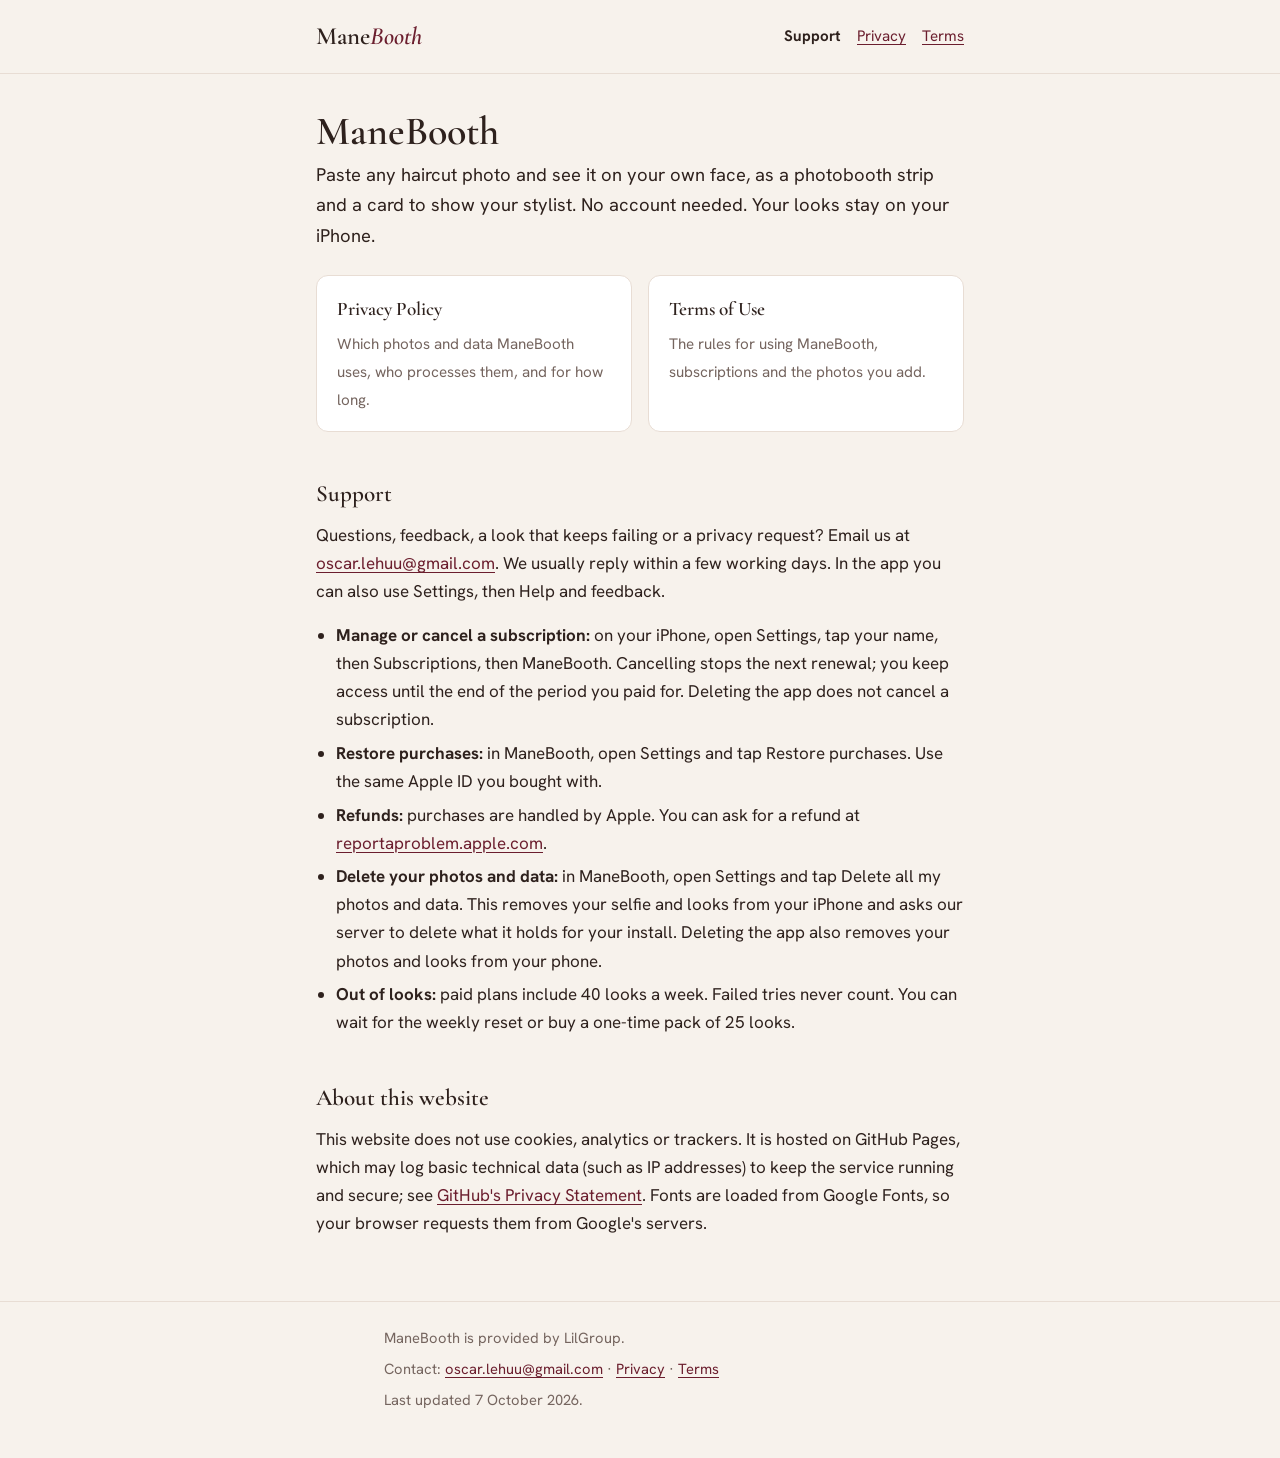
<file: index.html>
<!DOCTYPE html>
<html lang="en">
<head>
  <meta charset="utf-8">
  <meta name="viewport" content="width=device-width, initial-scale=1">
  <title>ManeBooth – Support</title>
  <meta name="description" content="Support, Privacy Policy and Terms of Use for the ManeBooth iOS app.">
  <link rel="preconnect" href="https://fonts.googleapis.com">
  <link rel="preconnect" href="https://fonts.gstatic.com" crossorigin>
  <link href="https://fonts.googleapis.com/css2?family=Cormorant+Garamond:ital,wght@0,600;1,600&family=Hanken+Grotesk:wght@400;700&display=swap" rel="stylesheet">
  <link rel="stylesheet" href="style.css">
</head>
<body>
  <a class="skip-link" href="#main">Skip to content</a>

  <header class="site-header">
    <div class="wrap">
      <a class="brand" href="index.html">Mane<span>Booth</span></a>
      <nav class="site-nav" aria-label="Legal pages">
        <a href="index.html" aria-current="page">Support</a>
        <a href="privacy.html">Privacy</a>
        <a href="terms.html">Terms</a>
      </nav>
    </div>
  </header>

  <main id="main">
    <div class="wrap">
      <h1>ManeBooth</h1>
      <p class="lead">Paste any haircut photo and see it on your own face, as a photobooth strip and a card to show your stylist. No account needed. Your looks stay on your iPhone.</p>

      <div class="cards">
        <a class="card" href="privacy.html">
          <strong>Privacy Policy</strong>
          <span>Which photos and data ManeBooth uses, who processes them, and for how long.</span>
        </a>
        <a class="card" href="terms.html">
          <strong>Terms of Use</strong>
          <span>The rules for using ManeBooth, subscriptions and the photos you add.</span>
        </a>
      </div>

      <h2 id="support">Support</h2>
      <p>Questions, feedback, a look that keeps failing or a privacy request? Email us at <a href="mailto:oscar.lehuu@gmail.com">oscar.lehuu@gmail.com</a>. We usually reply within a few working days. In the app you can also use Settings, then Help and feedback.</p>
      <ul>
        <li><strong>Manage or cancel a subscription:</strong> on your iPhone, open Settings, tap your name, then Subscriptions, then ManeBooth. Cancelling stops the next renewal; you keep access until the end of the period you paid for. Deleting the app does not cancel a subscription.</li>
        <li><strong>Restore purchases:</strong> in ManeBooth, open Settings and tap Restore purchases. Use the same Apple ID you bought with.</li>
        <li><strong>Refunds:</strong> purchases are handled by Apple. You can ask for a refund at <a href="https://reportaproblem.apple.com">reportaproblem.apple.com</a>.</li>
        <li><strong>Delete your photos and data:</strong> in ManeBooth, open Settings and tap Delete all my photos and data. This removes your selfie and looks from your iPhone and asks our server to delete what it holds for your install. Deleting the app also removes your photos and looks from your phone.</li>
        <li><strong>Out of looks:</strong> paid plans include 40 looks a week. Failed tries never count. You can wait for the weekly reset or buy a one-time pack of 25 looks.</li>
      </ul>

      <h2 id="about-site">About this website</h2>
      <p>This website does not use cookies, analytics or trackers. It is hosted on GitHub Pages, which may log basic technical data (such as IP addresses) to keep the service running and secure; see <a href="https://docs.github.com/en/site-policy/privacy-policies/github-general-privacy-statement">GitHub's Privacy Statement</a>. Fonts are loaded from Google Fonts, so your browser requests them from Google's servers.</p>
    </div>
  </main>

  <footer class="site-footer">
    <div class="wrap">
      <p>ManeBooth is provided by LilGroup.</p>
      <p>Contact: <a href="mailto:oscar.lehuu@gmail.com">oscar.lehuu@gmail.com</a> · <a href="privacy.html">Privacy</a> · <a href="terms.html">Terms</a></p>
      <p>Last updated <time datetime="2026-10-07">7 October 2026</time>.</p>
    </div>
  </footer>
</body>
</html>
</file>
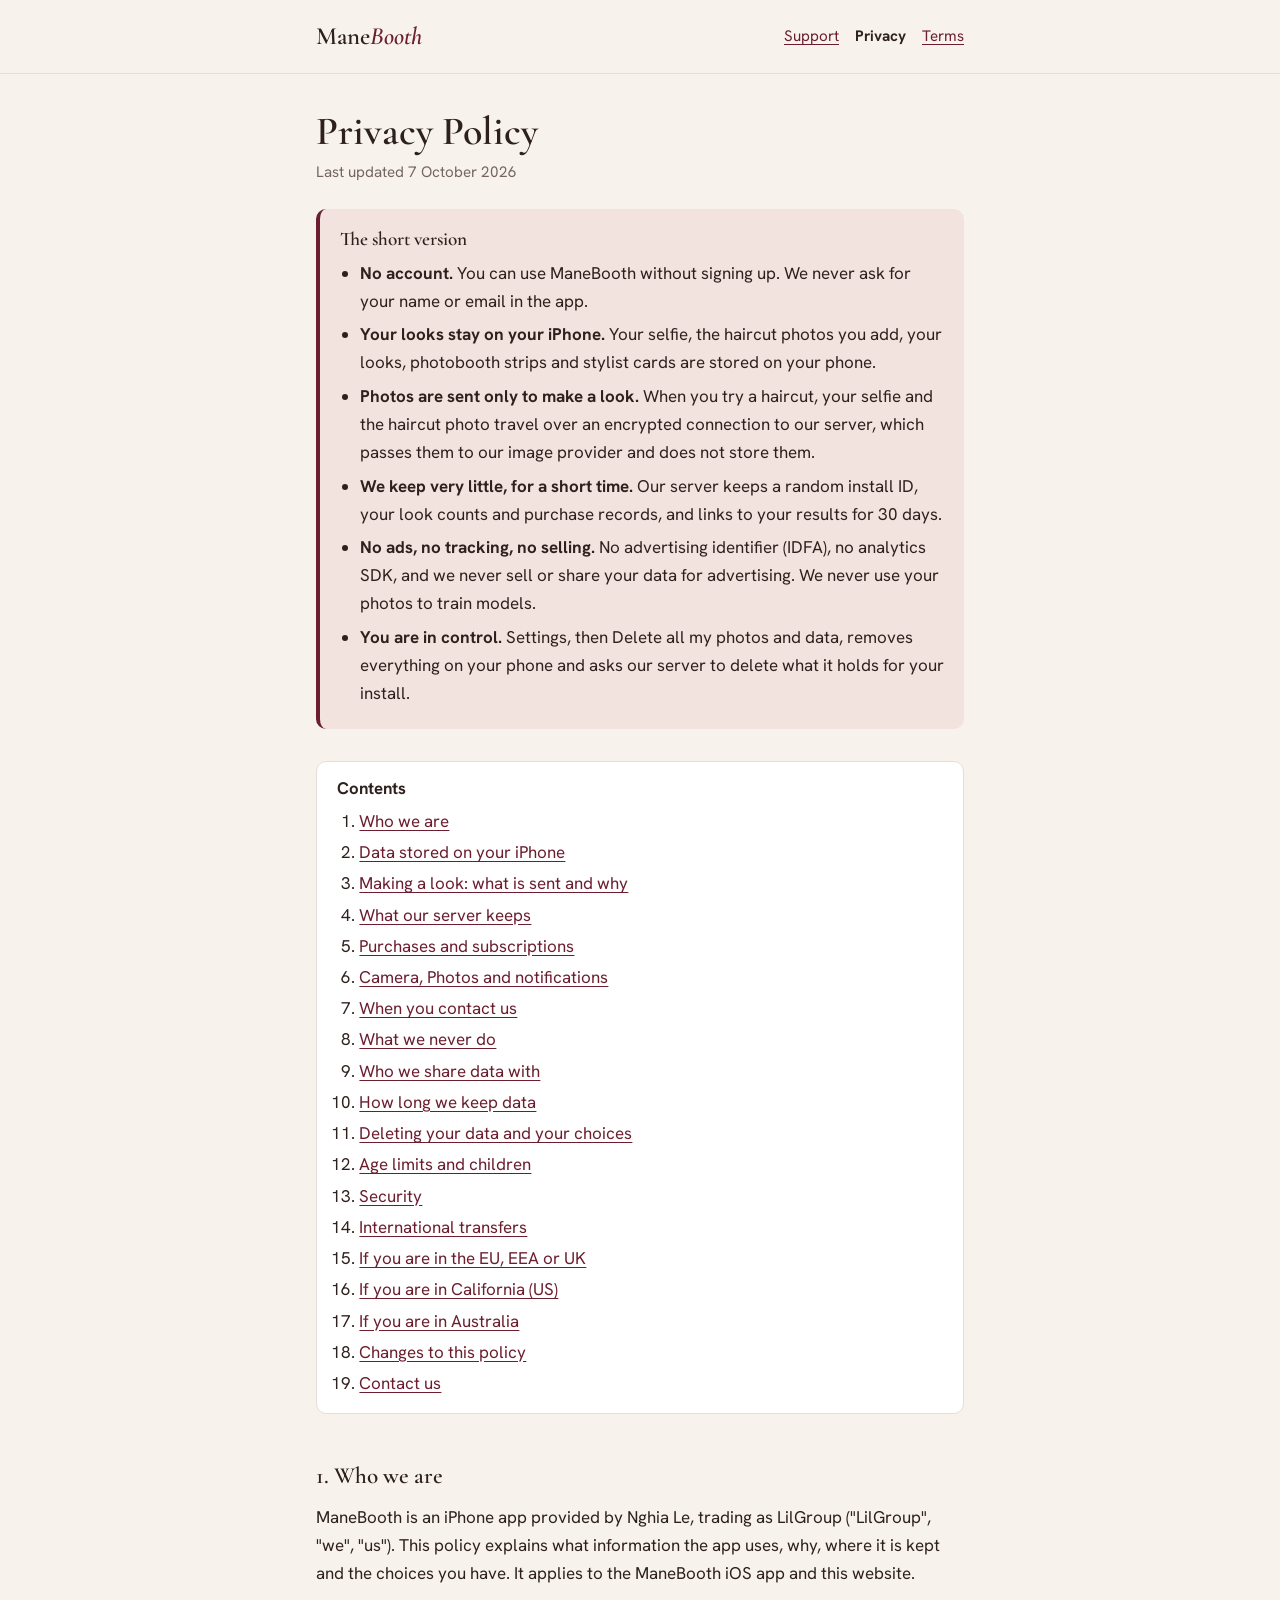
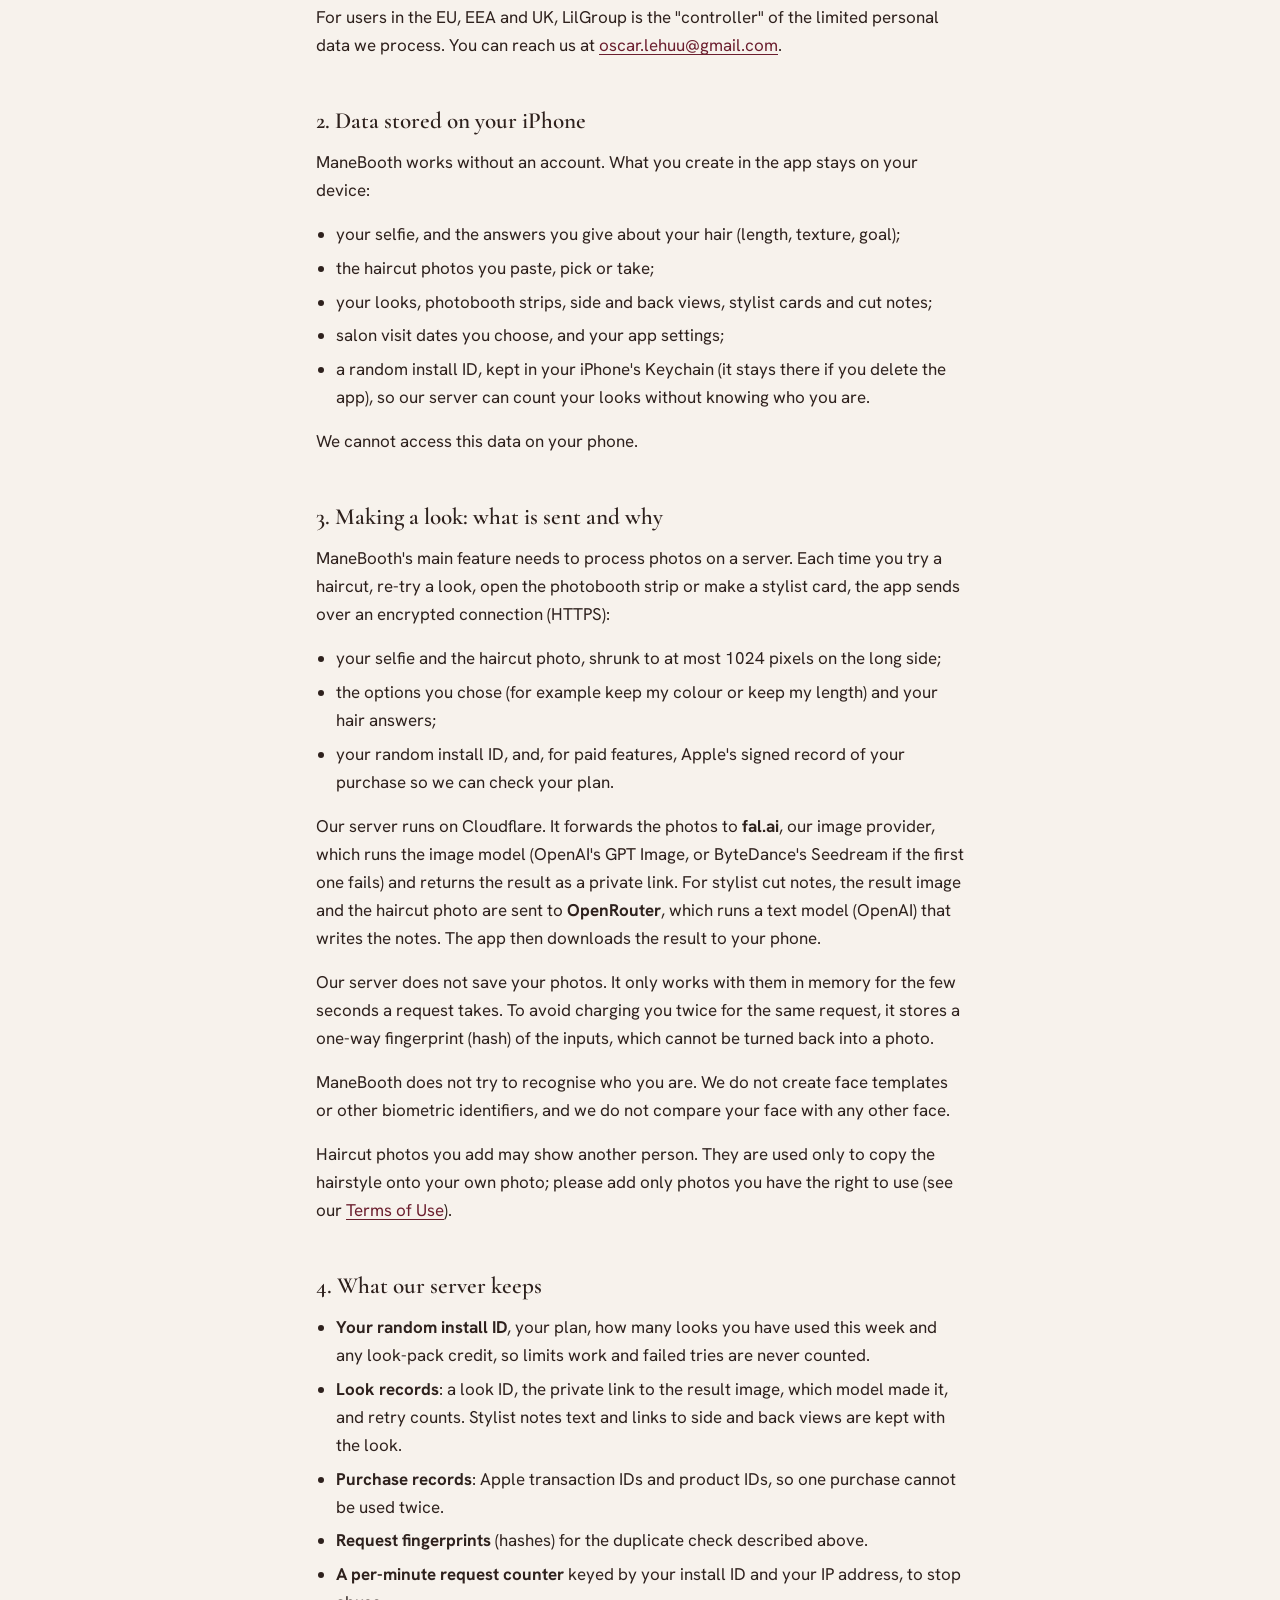
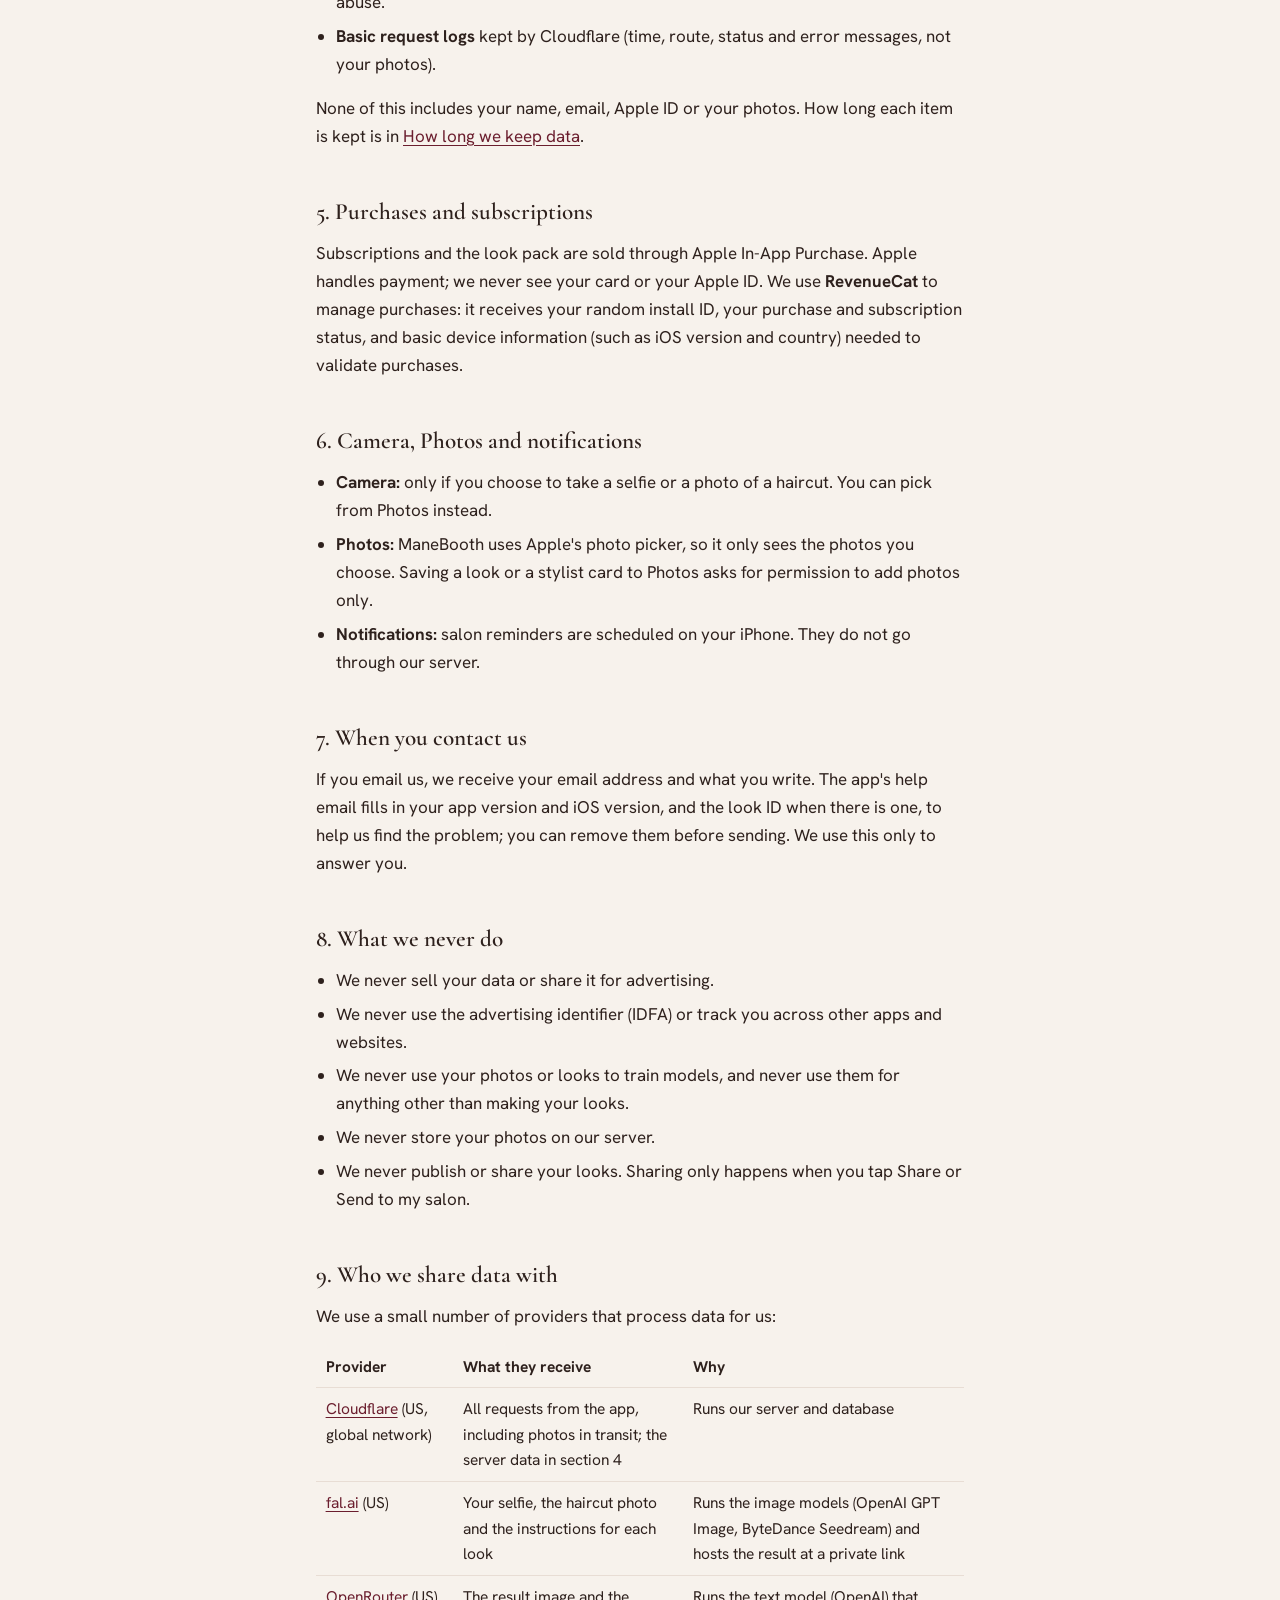
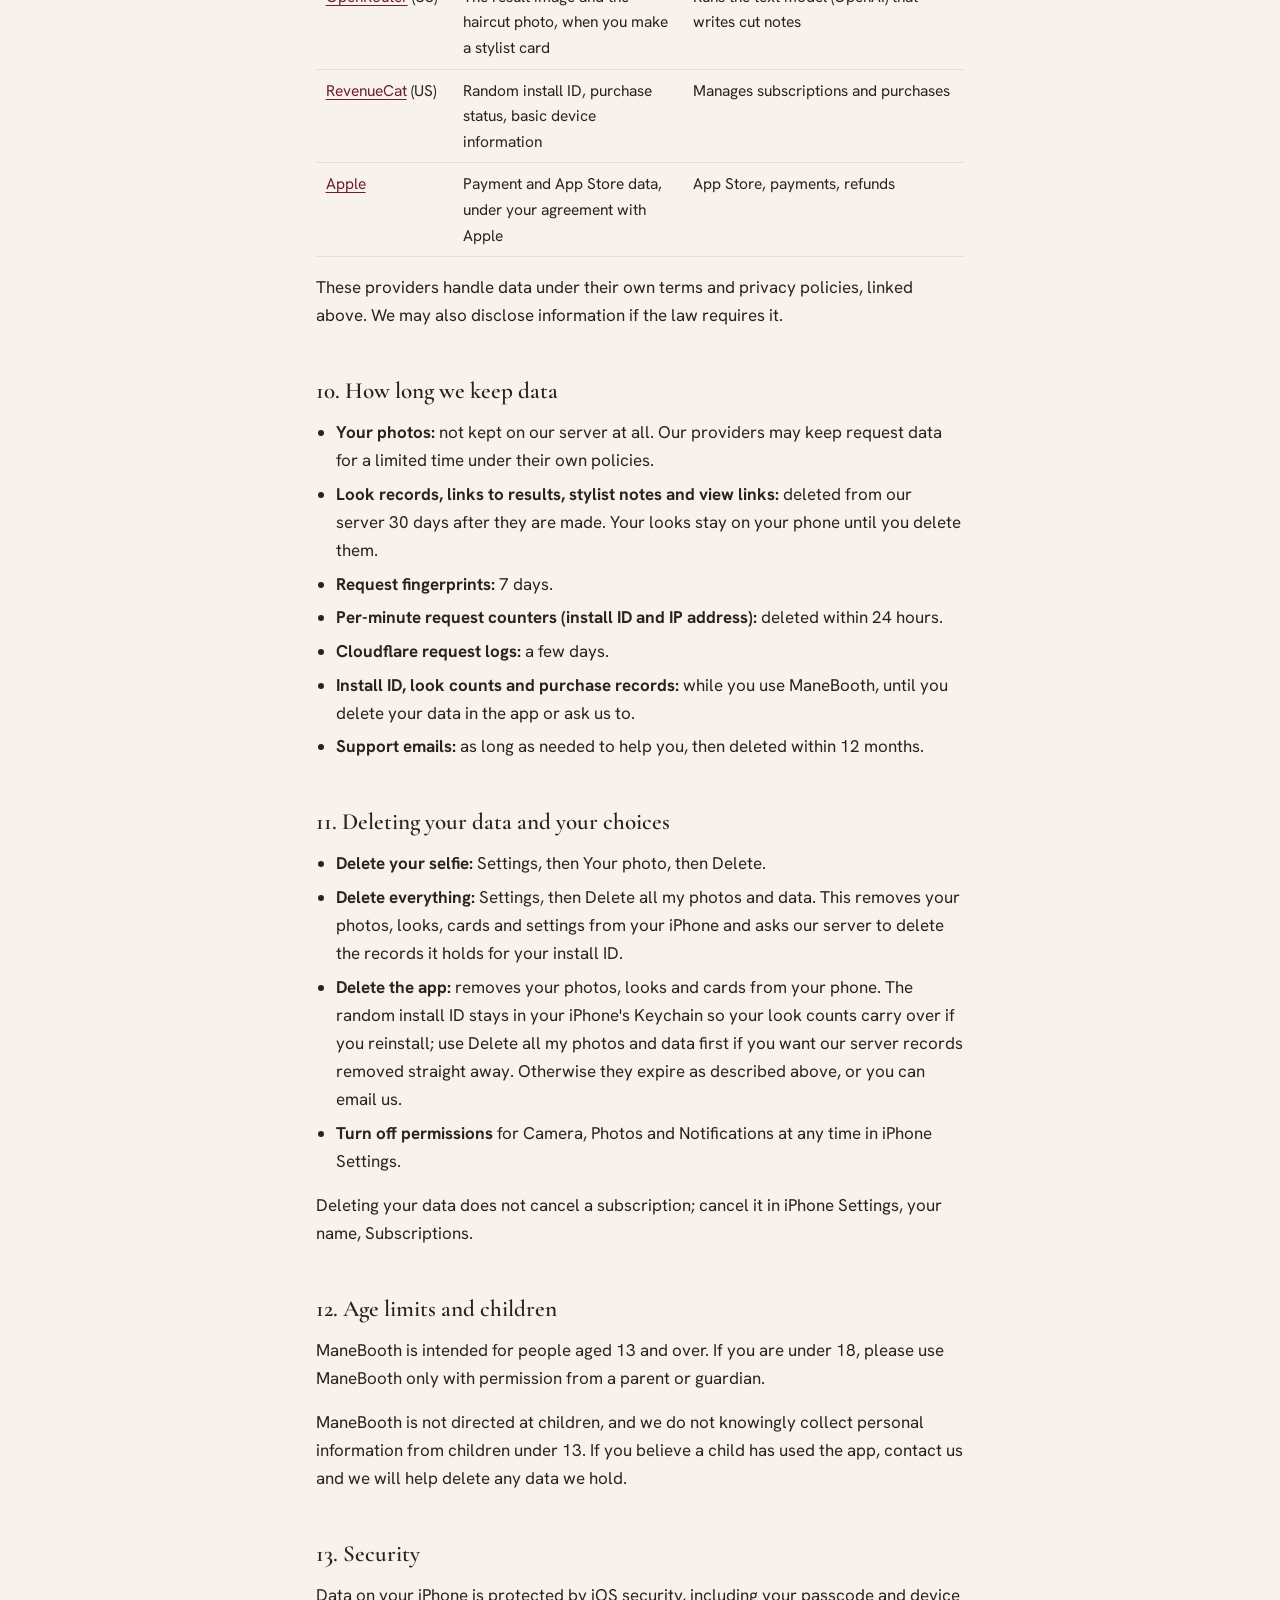
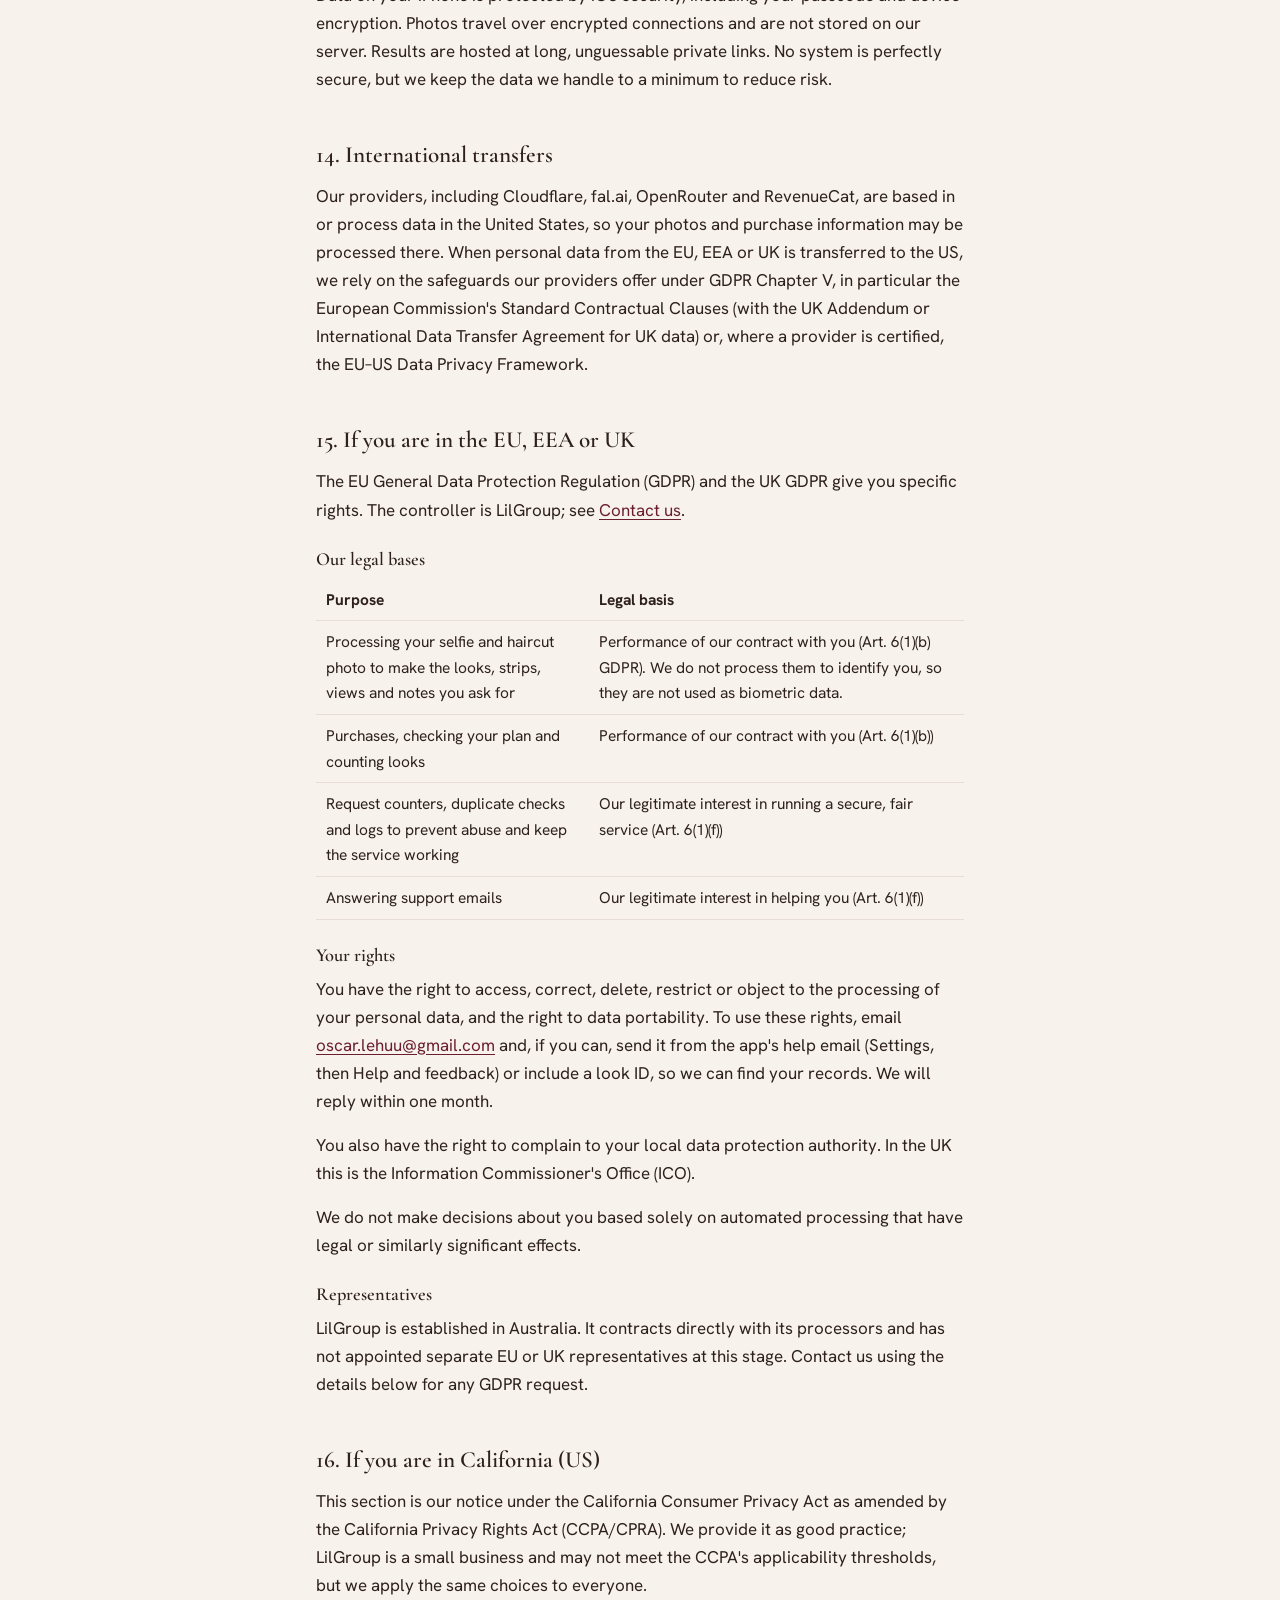
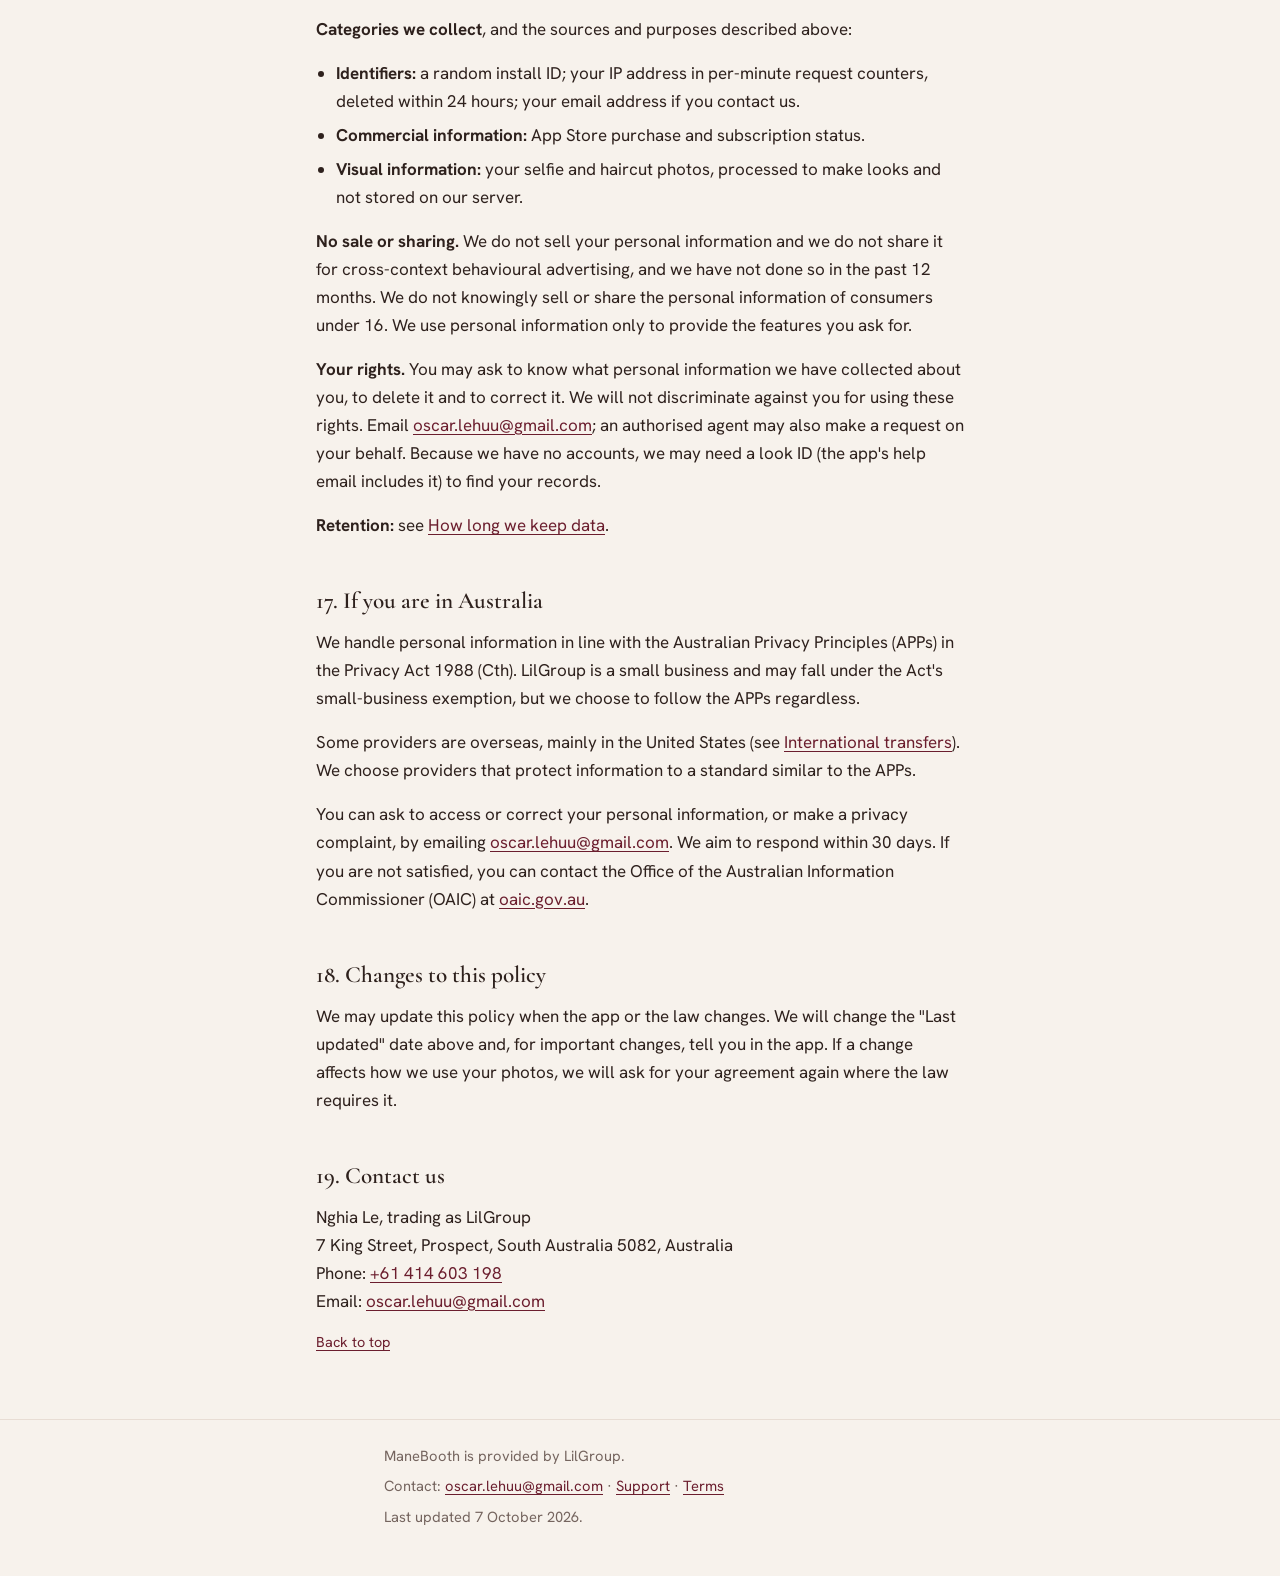
<file: privacy.html>
<!DOCTYPE html>
<html lang="en">
<head>
  <meta charset="utf-8">
  <meta name="viewport" content="width=device-width, initial-scale=1">
  <title>ManeBooth – Privacy Policy</title>
  <meta name="description" content="How the ManeBooth iOS app uses your photos and data, who processes them, and for how long.">
  <link rel="preconnect" href="https://fonts.googleapis.com">
  <link rel="preconnect" href="https://fonts.gstatic.com" crossorigin>
  <link href="https://fonts.googleapis.com/css2?family=Cormorant+Garamond:ital,wght@0,600;1,600&family=Hanken+Grotesk:wght@400;700&display=swap" rel="stylesheet">
  <link rel="stylesheet" href="style.css">
</head>
<body>
  <a class="skip-link" href="#main">Skip to content</a>

  <header class="site-header">
    <div class="wrap">
      <a class="brand" href="index.html">Mane<span>Booth</span></a>
      <nav class="site-nav" aria-label="Legal pages">
        <a href="index.html">Support</a>
        <a href="privacy.html" aria-current="page">Privacy</a>
        <a href="terms.html">Terms</a>
      </nav>
    </div>
  </header>

  <main id="main">
    <div class="wrap">
      <h1 id="top">Privacy Policy</h1>
      <p class="updated">Last updated <time datetime="2026-10-07">7 October 2026</time></p>

      <section class="summary" aria-labelledby="summary-title">
        <h2 id="summary-title">The short version</h2>
        <ul>
          <li><strong>No account.</strong> You can use ManeBooth without signing up. We never ask for your name or email in the app.</li>
          <li><strong>Your looks stay on your iPhone.</strong> Your selfie, the haircut photos you add, your looks, photobooth strips and stylist cards are stored on your phone.</li>
          <li><strong>Photos are sent only to make a look.</strong> When you try a haircut, your selfie and the haircut photo travel over an encrypted connection to our server, which passes them to our image provider and does not store them.</li>
          <li><strong>We keep very little, for a short time.</strong> Our server keeps a random install ID, your look counts and purchase records, and links to your results for 30 days.</li>
          <li><strong>No ads, no tracking, no selling.</strong> No advertising identifier (IDFA), no analytics SDK, and we never sell or share your data for advertising. We never use your photos to train models.</li>
          <li><strong>You are in control.</strong> Settings, then Delete all my photos and data, removes everything on your phone and asks our server to delete what it holds for your install.</li>
        </ul>
      </section>

      <nav class="toc" aria-labelledby="toc-title">
        <h2 id="toc-title">Contents</h2>
        <ol>
          <li><a href="#who-we-are">Who we are</a></li>
          <li><a href="#on-device">Data stored on your iPhone</a></li>
          <li><a href="#making-looks">Making a look: what is sent and why</a></li>
          <li><a href="#server">What our server keeps</a></li>
          <li><a href="#purchases">Purchases and subscriptions</a></li>
          <li><a href="#permissions">Camera, Photos and notifications</a></li>
          <li><a href="#support-emails">When you contact us</a></li>
          <li><a href="#what-we-dont-do">What we never do</a></li>
          <li><a href="#providers">Who we share data with</a></li>
          <li><a href="#retention">How long we keep data</a></li>
          <li><a href="#your-choices">Deleting your data and your choices</a></li>
          <li><a href="#age">Age limits and children</a></li>
          <li><a href="#security">Security</a></li>
          <li><a href="#transfers">International transfers</a></li>
          <li><a href="#gdpr">If you are in the EU, EEA or UK</a></li>
          <li><a href="#california">If you are in California (US)</a></li>
          <li><a href="#australia">If you are in Australia</a></li>
          <li><a href="#changes">Changes to this policy</a></li>
          <li><a href="#contact">Contact us</a></li>
        </ol>
      </nav>

      <section aria-labelledby="who-we-are">
        <h2 id="who-we-are">1. Who we are</h2>
        <p>ManeBooth is an iPhone app provided by Nghia Le, trading as LilGroup ("LilGroup", "we", "us"). This policy explains what information the app uses, why, where it is kept and the choices you have. It applies to the ManeBooth iOS app and this website.</p>
        <p>For users in the EU, EEA and UK, LilGroup is the "controller" of the limited personal data we process. You can reach us at <a href="mailto:oscar.lehuu@gmail.com">oscar.lehuu@gmail.com</a>.</p>
      </section>

      <section aria-labelledby="on-device">
        <h2 id="on-device">2. Data stored on your iPhone</h2>
        <p>ManeBooth works without an account. What you create in the app stays on your device:</p>
        <ul>
          <li>your selfie, and the answers you give about your hair (length, texture, goal);</li>
          <li>the haircut photos you paste, pick or take;</li>
          <li>your looks, photobooth strips, side and back views, stylist cards and cut notes;</li>
          <li>salon visit dates you choose, and your app settings;</li>
          <li>a random install ID, kept in your iPhone's Keychain (it stays there if you delete the app), so our server can count your looks without knowing who you are.</li>
        </ul>
        <p>We cannot access this data on your phone.</p>
      </section>

      <section aria-labelledby="making-looks">
        <h2 id="making-looks">3. Making a look: what is sent and why</h2>
        <p>ManeBooth's main feature needs to process photos on a server. Each time you try a haircut, re-try a look, open the photobooth strip or make a stylist card, the app sends over an encrypted connection (HTTPS):</p>
        <ul>
          <li>your selfie and the haircut photo, shrunk to at most 1024 pixels on the long side;</li>
          <li>the options you chose (for example keep my colour or keep my length) and your hair answers;</li>
          <li>your random install ID, and, for paid features, Apple's signed record of your purchase so we can check your plan.</li>
        </ul>
        <p>Our server runs on Cloudflare. It forwards the photos to <strong>fal.ai</strong>, our image provider, which runs the image model (OpenAI's GPT Image, or ByteDance's Seedream if the first one fails) and returns the result as a private link. For stylist cut notes, the result image and the haircut photo are sent to <strong>OpenRouter</strong>, which runs a text model (OpenAI) that writes the notes. The app then downloads the result to your phone.</p>
        <p>Our server does not save your photos. It only works with them in memory for the few seconds a request takes. To avoid charging you twice for the same request, it stores a one-way fingerprint (hash) of the inputs, which cannot be turned back into a photo.</p>
        <p>ManeBooth does not try to recognise who you are. We do not create face templates or other biometric identifiers, and we do not compare your face with any other face.</p>
        <p>Haircut photos you add may show another person. They are used only to copy the hairstyle onto your own photo; please add only photos you have the right to use (see our <a href="terms.html">Terms of Use</a>).</p>
      </section>

      <section aria-labelledby="server">
        <h2 id="server">4. What our server keeps</h2>
        <ul>
          <li><strong>Your random install ID</strong>, your plan, how many looks you have used this week and any look-pack credit, so limits work and failed tries are never counted.</li>
          <li><strong>Look records</strong>: a look ID, the private link to the result image, which model made it, and retry counts. Stylist notes text and links to side and back views are kept with the look.</li>
          <li><strong>Purchase records</strong>: Apple transaction IDs and product IDs, so one purchase cannot be used twice.</li>
          <li><strong>Request fingerprints</strong> (hashes) for the duplicate check described above.</li>
          <li><strong>A per-minute request counter</strong> keyed by your install ID and your IP address, to stop abuse.</li>
          <li><strong>Basic request logs</strong> kept by Cloudflare (time, route, status and error messages, not your photos).</li>
        </ul>
        <p>None of this includes your name, email, Apple ID or your photos. How long each item is kept is in <a href="#retention">How long we keep data</a>.</p>
      </section>

      <section aria-labelledby="purchases">
        <h2 id="purchases">5. Purchases and subscriptions</h2>
        <p>Subscriptions and the look pack are sold through Apple In-App Purchase. Apple handles payment; we never see your card or your Apple ID. We use <strong>RevenueCat</strong> to manage purchases: it receives your random install ID, your purchase and subscription status, and basic device information (such as iOS version and country) needed to validate purchases.</p>
      </section>

      <section aria-labelledby="permissions">
        <h2 id="permissions">6. Camera, Photos and notifications</h2>
        <ul>
          <li><strong>Camera:</strong> only if you choose to take a selfie or a photo of a haircut. You can pick from Photos instead.</li>
          <li><strong>Photos:</strong> ManeBooth uses Apple's photo picker, so it only sees the photos you choose. Saving a look or a stylist card to Photos asks for permission to add photos only.</li>
          <li><strong>Notifications:</strong> salon reminders are scheduled on your iPhone. They do not go through our server.</li>
        </ul>
      </section>

      <section aria-labelledby="support-emails">
        <h2 id="support-emails">7. When you contact us</h2>
        <p>If you email us, we receive your email address and what you write. The app's help email fills in your app version and iOS version, and the look ID when there is one, to help us find the problem; you can remove them before sending. We use this only to answer you.</p>
      </section>

      <section aria-labelledby="what-we-dont-do">
        <h2 id="what-we-dont-do">8. What we never do</h2>
        <ul>
          <li>We never sell your data or share it for advertising.</li>
          <li>We never use the advertising identifier (IDFA) or track you across other apps and websites.</li>
          <li>We never use your photos or looks to train models, and never use them for anything other than making your looks.</li>
          <li>We never store your photos on our server.</li>
          <li>We never publish or share your looks. Sharing only happens when you tap Share or Send to my salon.</li>
        </ul>
      </section>

      <section aria-labelledby="providers">
        <h2 id="providers">9. Who we share data with</h2>
        <p>We use a small number of providers that process data for us:</p>
        <div class="table-scroll">
          <table>
            <thead>
              <tr><th scope="col">Provider</th><th scope="col">What they receive</th><th scope="col">Why</th></tr>
            </thead>
            <tbody>
              <tr><td><a href="https://www.cloudflare.com/privacypolicy/">Cloudflare</a> (US, global network)</td><td>All requests from the app, including photos in transit; the server data in section 4</td><td>Runs our server and database</td></tr>
              <tr><td><a href="https://fal.ai/privacy">fal.ai</a> (US)</td><td>Your selfie, the haircut photo and the instructions for each look</td><td>Runs the image models (OpenAI GPT Image, ByteDance Seedream) and hosts the result at a private link</td></tr>
              <tr><td><a href="https://openrouter.ai/privacy">OpenRouter</a> (US)</td><td>The result image and the haircut photo, when you make a stylist card</td><td>Runs the text model (OpenAI) that writes cut notes</td></tr>
              <tr><td><a href="https://www.revenuecat.com/privacy/">RevenueCat</a> (US)</td><td>Random install ID, purchase status, basic device information</td><td>Manages subscriptions and purchases</td></tr>
              <tr><td><a href="https://www.apple.com/legal/privacy/">Apple</a></td><td>Payment and App Store data, under your agreement with Apple</td><td>App Store, payments, refunds</td></tr>
            </tbody>
          </table>
        </div>
        <p>These providers handle data under their own terms and privacy policies, linked above. We may also disclose information if the law requires it.</p>
      </section>

      <section aria-labelledby="retention">
        <h2 id="retention">10. How long we keep data</h2>
        <ul>
          <li><strong>Your photos:</strong> not kept on our server at all. Our providers may keep request data for a limited time under their own policies.</li>
          <li><strong>Look records, links to results, stylist notes and view links:</strong> deleted from our server 30 days after they are made. Your looks stay on your phone until you delete them.</li>
          <li><strong>Request fingerprints:</strong> 7 days.</li>
          <li><strong>Per-minute request counters (install ID and IP address):</strong> deleted within 24 hours.</li>
          <li><strong>Cloudflare request logs:</strong> a few days.</li>
          <li><strong>Install ID, look counts and purchase records:</strong> while you use ManeBooth, until you delete your data in the app or ask us to.</li>
          <li><strong>Support emails:</strong> as long as needed to help you, then deleted within 12 months.</li>
        </ul>
      </section>

      <section aria-labelledby="your-choices">
        <h2 id="your-choices">11. Deleting your data and your choices</h2>
        <ul>
          <li><strong>Delete your selfie:</strong> Settings, then Your photo, then Delete.</li>
          <li><strong>Delete everything:</strong> Settings, then Delete all my photos and data. This removes your photos, looks, cards and settings from your iPhone and asks our server to delete the records it holds for your install ID.</li>
          <li><strong>Delete the app:</strong> removes your photos, looks and cards from your phone. The random install ID stays in your iPhone's Keychain so your look counts carry over if you reinstall; use Delete all my photos and data first if you want our server records removed straight away. Otherwise they expire as described above, or you can email us.</li>
          <li><strong>Turn off permissions</strong> for Camera, Photos and Notifications at any time in iPhone Settings.</li>
        </ul>
        <p>Deleting your data does not cancel a subscription; cancel it in iPhone Settings, your name, Subscriptions.</p>
      </section>

      <section aria-labelledby="age">
        <h2 id="age">12. Age limits and children</h2>
        <p>ManeBooth is intended for people aged 13 and over. If you are under 18, please use ManeBooth only with permission from a parent or guardian.</p>
        <p>ManeBooth is not directed at children, and we do not knowingly collect personal information from children under 13. If you believe a child has used the app, contact us and we will help delete any data we hold.</p>
      </section>

      <section aria-labelledby="security">
        <h2 id="security">13. Security</h2>
        <p>Data on your iPhone is protected by iOS security, including your passcode and device encryption. Photos travel over encrypted connections and are not stored on our server. Results are hosted at long, unguessable private links. No system is perfectly secure, but we keep the data we handle to a minimum to reduce risk.</p>
      </section>

      <section aria-labelledby="transfers">
        <h2 id="transfers">14. International transfers</h2>
        <p>Our providers, including Cloudflare, fal.ai, OpenRouter and RevenueCat, are based in or process data in the United States, so your photos and purchase information may be processed there. When personal data from the EU, EEA or UK is transferred to the US, we rely on the safeguards our providers offer under GDPR Chapter V, in particular the European Commission's Standard Contractual Clauses (with the UK Addendum or International Data Transfer Agreement for UK data) or, where a provider is certified, the EU–US Data Privacy Framework.</p>
      </section>

      <section aria-labelledby="gdpr">
        <h2 id="gdpr">15. If you are in the EU, EEA or UK</h2>
        <p>The EU General Data Protection Regulation (GDPR) and the UK GDPR give you specific rights. The controller is LilGroup; see <a href="#contact">Contact us</a>.</p>
        <h3 id="legal-bases">Our legal bases</h3>
        <div class="table-scroll">
          <table>
            <thead>
              <tr><th scope="col">Purpose</th><th scope="col">Legal basis</th></tr>
            </thead>
            <tbody>
              <tr><td>Processing your selfie and haircut photo to make the looks, strips, views and notes you ask for</td><td>Performance of our contract with you (Art. 6(1)(b) GDPR). We do not process them to identify you, so they are not used as biometric data.</td></tr>
              <tr><td>Purchases, checking your plan and counting looks</td><td>Performance of our contract with you (Art. 6(1)(b))</td></tr>
              <tr><td>Request counters, duplicate checks and logs to prevent abuse and keep the service working</td><td>Our legitimate interest in running a secure, fair service (Art. 6(1)(f))</td></tr>
              <tr><td>Answering support emails</td><td>Our legitimate interest in helping you (Art. 6(1)(f))</td></tr>
            </tbody>
          </table>
        </div>
        <h3 id="gdpr-rights">Your rights</h3>
        <p>You have the right to access, correct, delete, restrict or object to the processing of your personal data, and the right to data portability. To use these rights, email <a href="mailto:oscar.lehuu@gmail.com">oscar.lehuu@gmail.com</a> and, if you can, send it from the app's help email (Settings, then Help and feedback) or include a look ID, so we can find your records. We will reply within one month.</p>
        <p>You also have the right to complain to your local data protection authority. In the UK this is the Information Commissioner's Office (ICO).</p>
        <p>We do not make decisions about you based solely on automated processing that have legal or similarly significant effects.</p>
        <h3 id="representatives">Representatives</h3>
        <p>LilGroup is established in Australia. It contracts directly with its processors and has not appointed separate EU or UK representatives at this stage. Contact us using the details below for any GDPR request.</p>
      </section>

      <section aria-labelledby="california">
        <h2 id="california">16. If you are in California (US)</h2>
        <p>This section is our notice under the California Consumer Privacy Act as amended by the California Privacy Rights Act (CCPA/CPRA). We provide it as good practice; LilGroup is a small business and may not meet the CCPA's applicability thresholds, but we apply the same choices to everyone.</p>
        <p><strong>Categories we collect</strong>, and the sources and purposes described above:</p>
        <ul>
          <li><strong>Identifiers:</strong> a random install ID; your IP address in per-minute request counters, deleted within 24 hours; your email address if you contact us.</li>
          <li><strong>Commercial information:</strong> App Store purchase and subscription status.</li>
          <li><strong>Visual information:</strong> your selfie and haircut photos, processed to make looks and not stored on our server.</li>
        </ul>
        <p><strong>No sale or sharing.</strong> We do not sell your personal information and we do not share it for cross-context behavioural advertising, and we have not done so in the past 12 months. We do not knowingly sell or share the personal information of consumers under 16. We use personal information only to provide the features you ask for.</p>
        <p><strong>Your rights.</strong> You may ask to know what personal information we have collected about you, to delete it and to correct it. We will not discriminate against you for using these rights. Email <a href="mailto:oscar.lehuu@gmail.com">oscar.lehuu@gmail.com</a>; an authorised agent may also make a request on your behalf. Because we have no accounts, we may need a look ID (the app's help email includes it) to find your records.</p>
        <p><strong>Retention:</strong> see <a href="#retention">How long we keep data</a>.</p>
      </section>

      <section aria-labelledby="australia">
        <h2 id="australia">17. If you are in Australia</h2>
        <p>We handle personal information in line with the Australian Privacy Principles (APPs) in the Privacy Act 1988 (Cth). LilGroup is a small business and may fall under the Act's small-business exemption, but we choose to follow the APPs regardless.</p>
        <p>Some providers are overseas, mainly in the United States (see <a href="#transfers">International transfers</a>). We choose providers that protect information to a standard similar to the APPs.</p>
        <p>You can ask to access or correct your personal information, or make a privacy complaint, by emailing <a href="mailto:oscar.lehuu@gmail.com">oscar.lehuu@gmail.com</a>. We aim to respond within 30 days. If you are not satisfied, you can contact the Office of the Australian Information Commissioner (OAIC) at <a href="https://www.oaic.gov.au">oaic.gov.au</a>.</p>
      </section>

      <section aria-labelledby="changes">
        <h2 id="changes">18. Changes to this policy</h2>
        <p>We may update this policy when the app or the law changes. We will change the "Last updated" date above and, for important changes, tell you in the app. If a change affects how we use your photos, we will ask for your agreement again where the law requires it.</p>
      </section>

      <section aria-labelledby="contact">
        <h2 id="contact">19. Contact us</h2>
        <p>Nghia Le, trading as LilGroup<br>
        7 King Street, Prospect, South Australia 5082, Australia<br>
        Phone: <a href="tel:+61414603198">+61 414 603 198</a><br>
        Email: <a href="mailto:oscar.lehuu@gmail.com">oscar.lehuu@gmail.com</a></p>
        <p class="back-to-top"><a href="#top">Back to top</a></p>
      </section>
    </div>
  </main>

  <footer class="site-footer">
    <div class="wrap">
      <p>ManeBooth is provided by LilGroup.</p>
      <p>Contact: <a href="mailto:oscar.lehuu@gmail.com">oscar.lehuu@gmail.com</a> · <a href="index.html">Support</a> · <a href="terms.html">Terms</a></p>
      <p>Last updated <time datetime="2026-10-07">7 October 2026</time>.</p>
    </div>
  </footer>
</body>
</html>
</file>
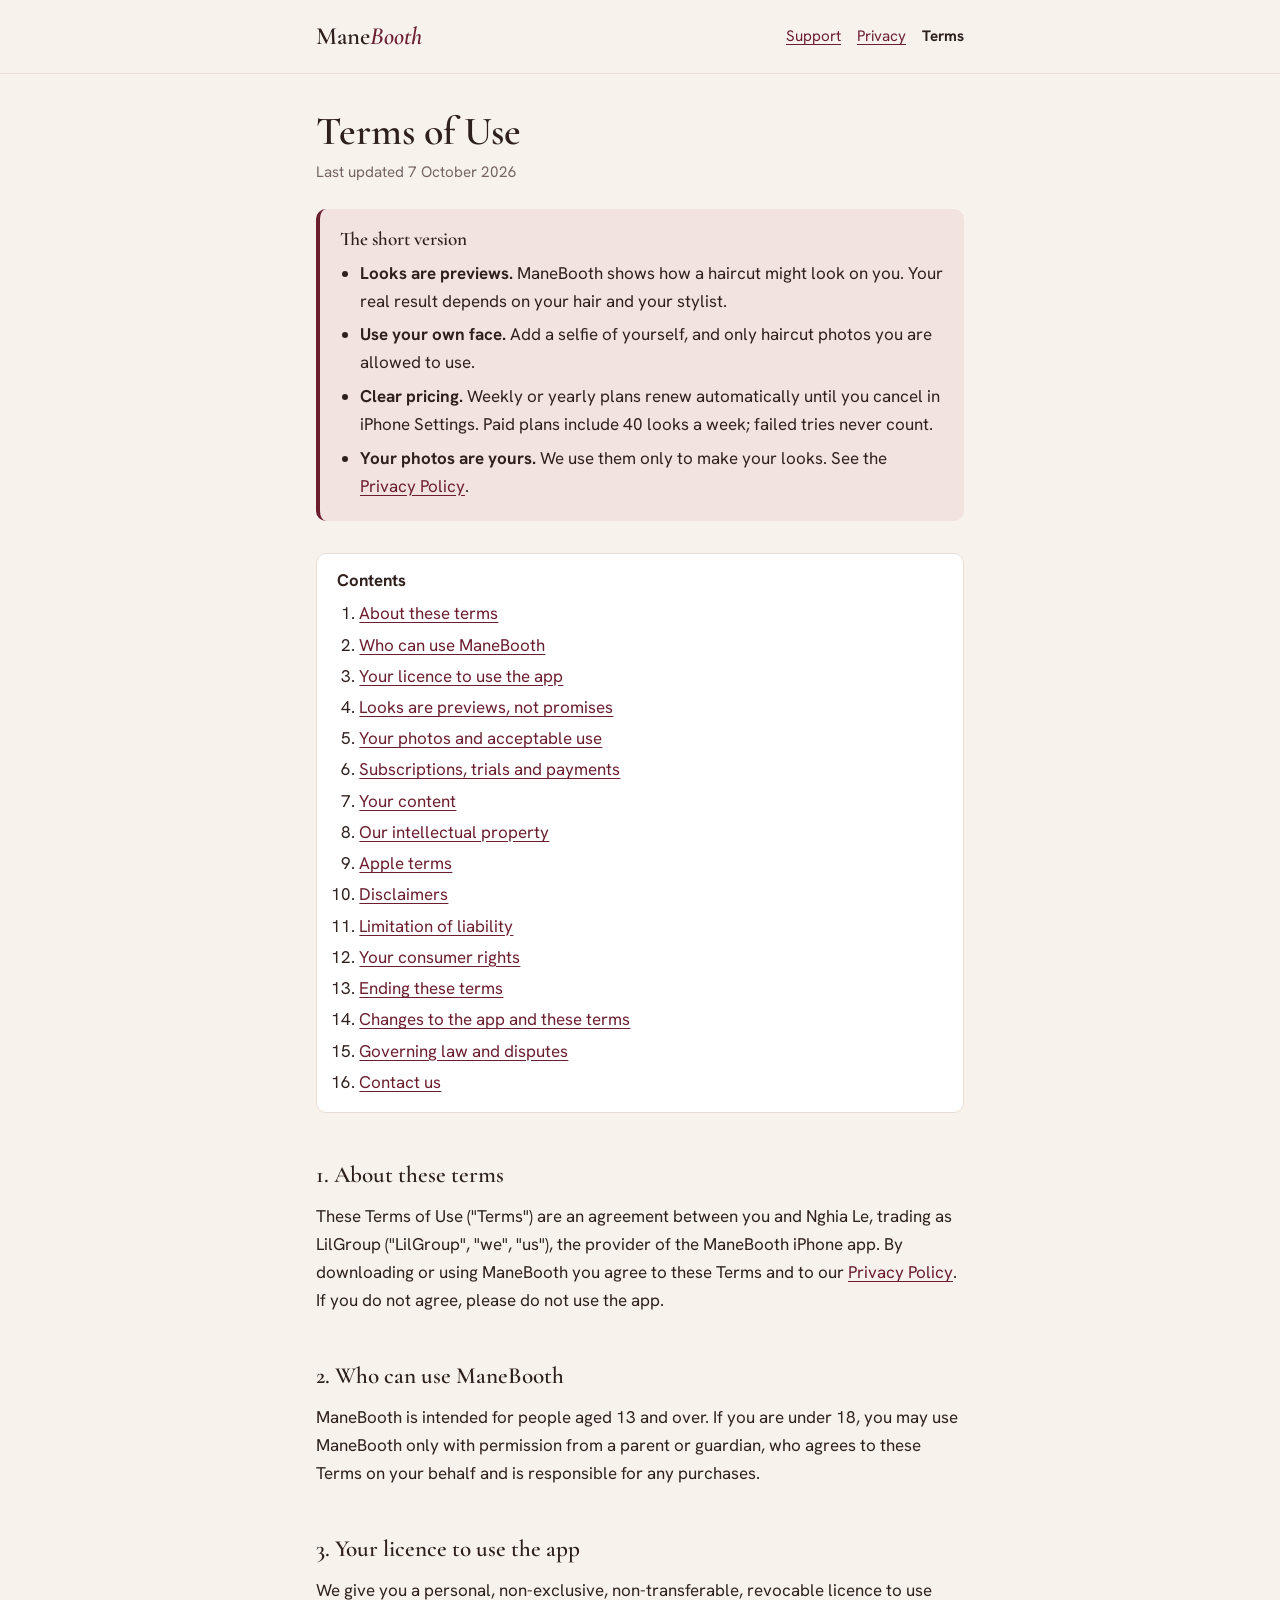
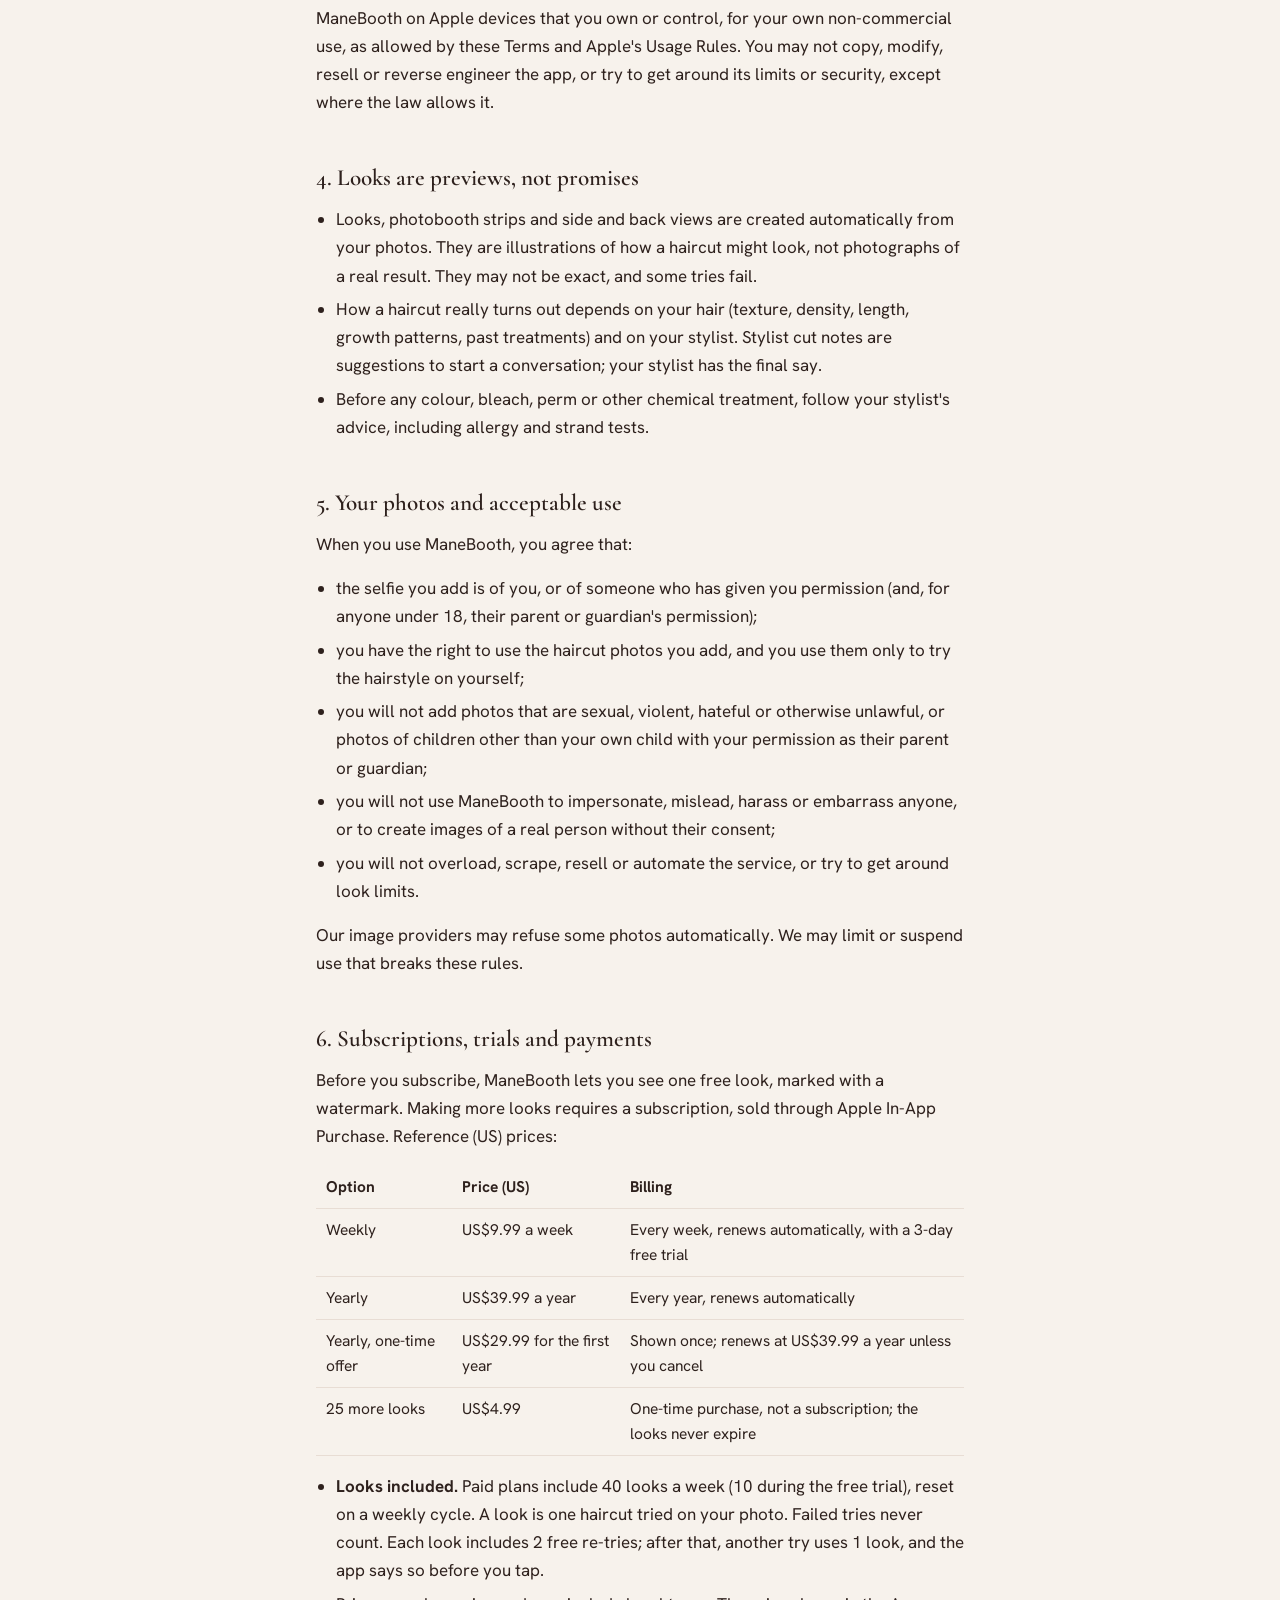
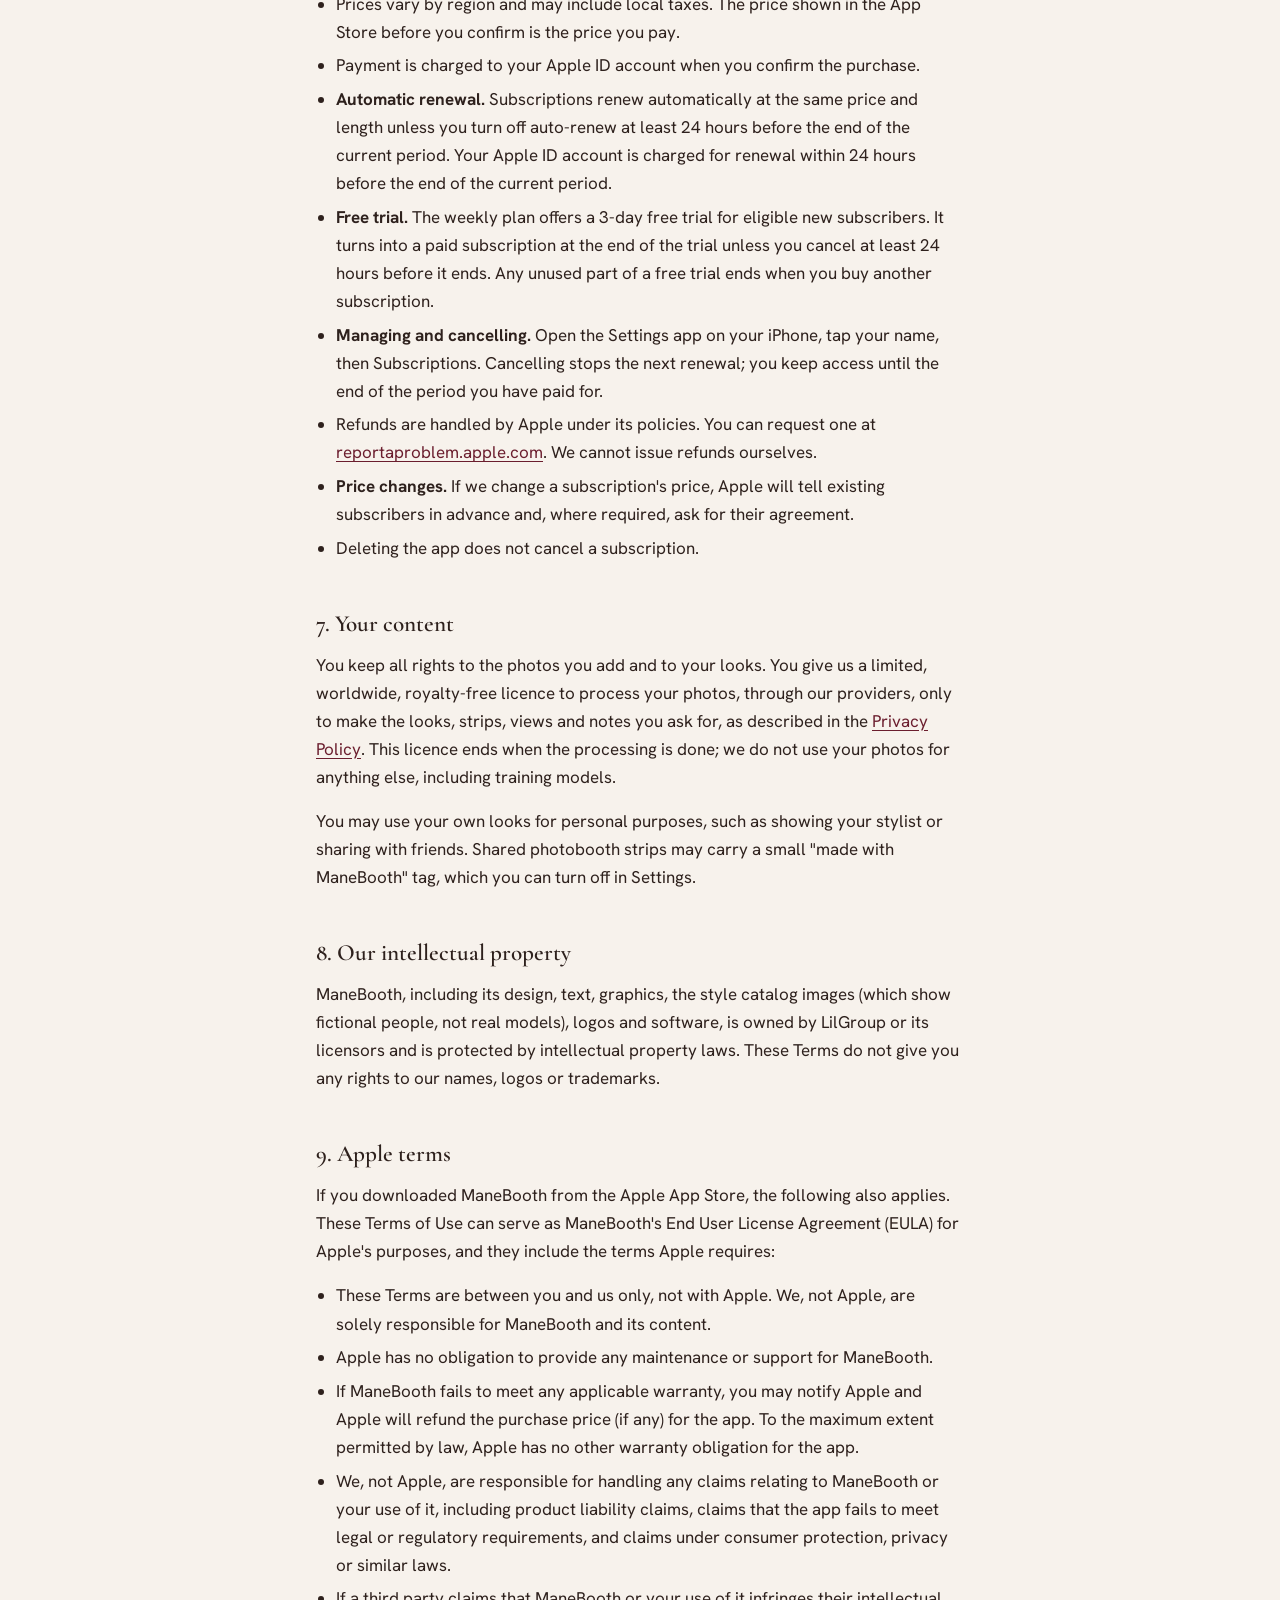
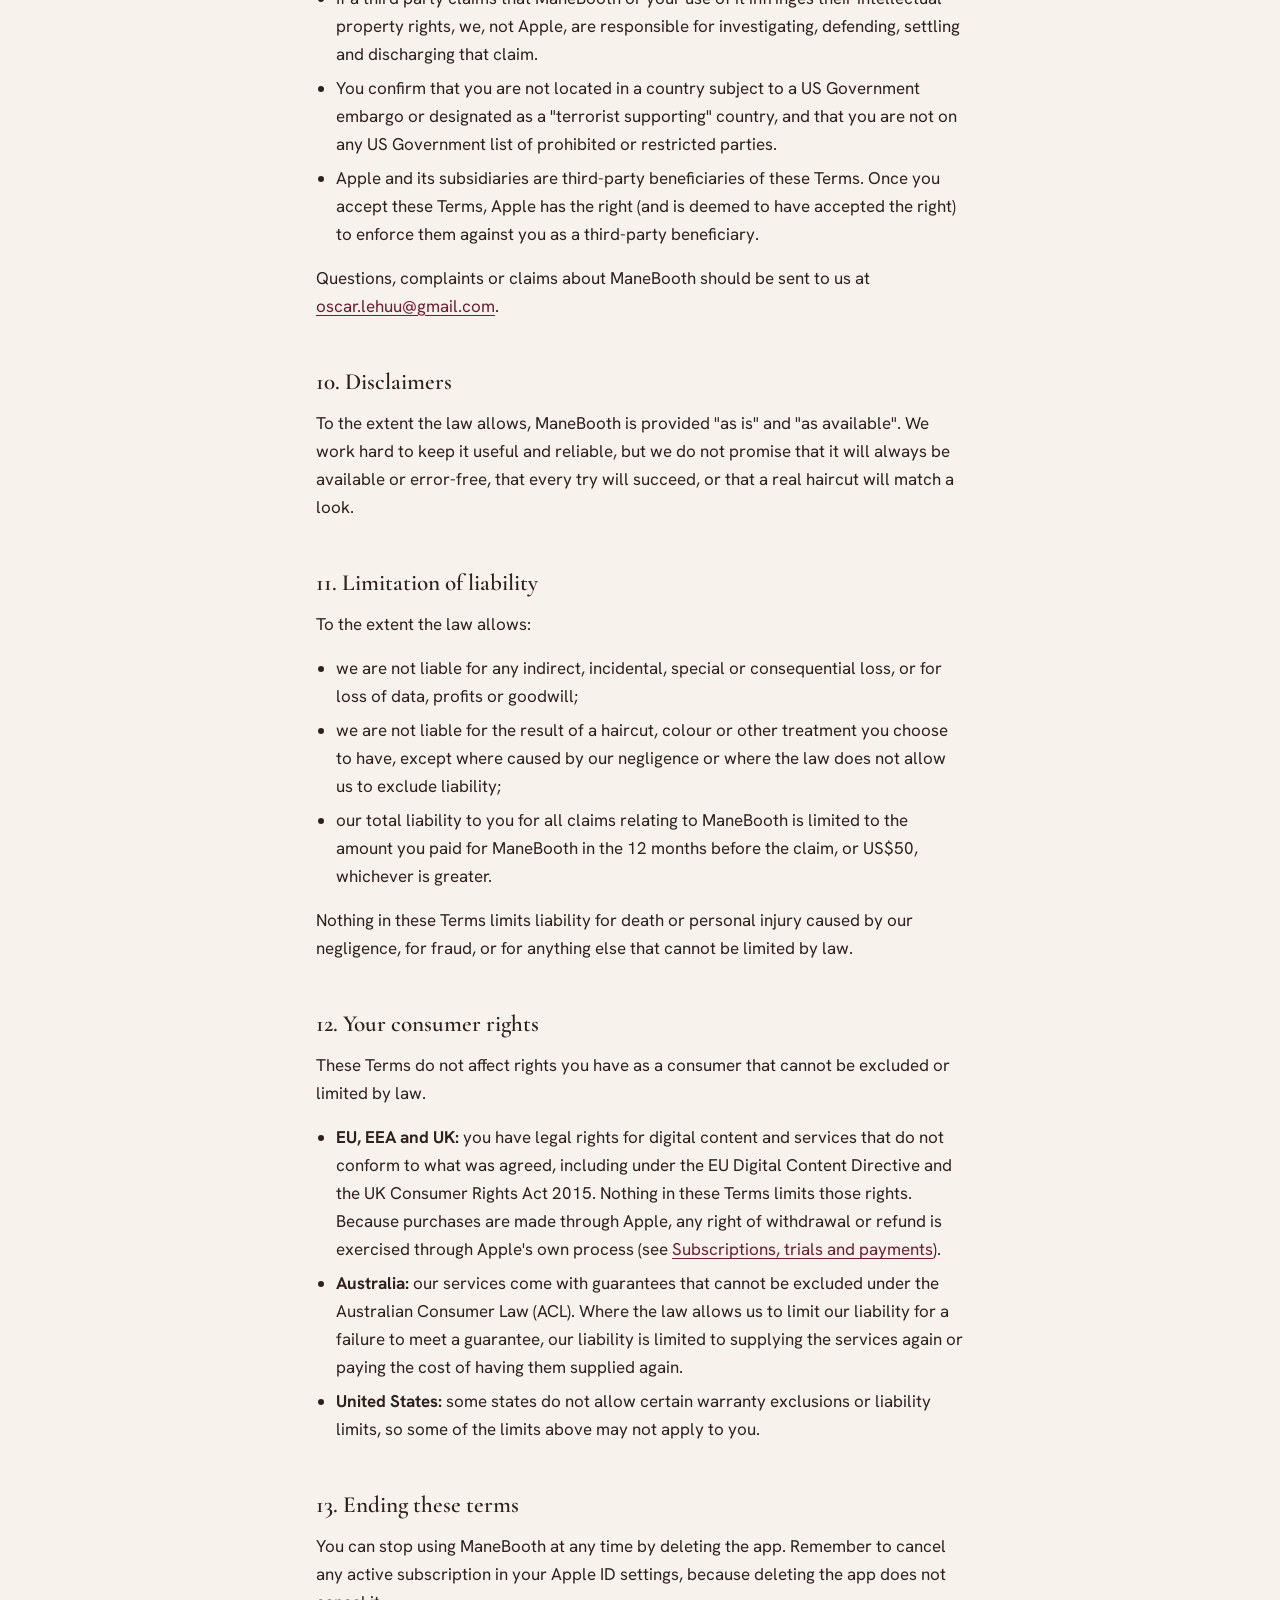
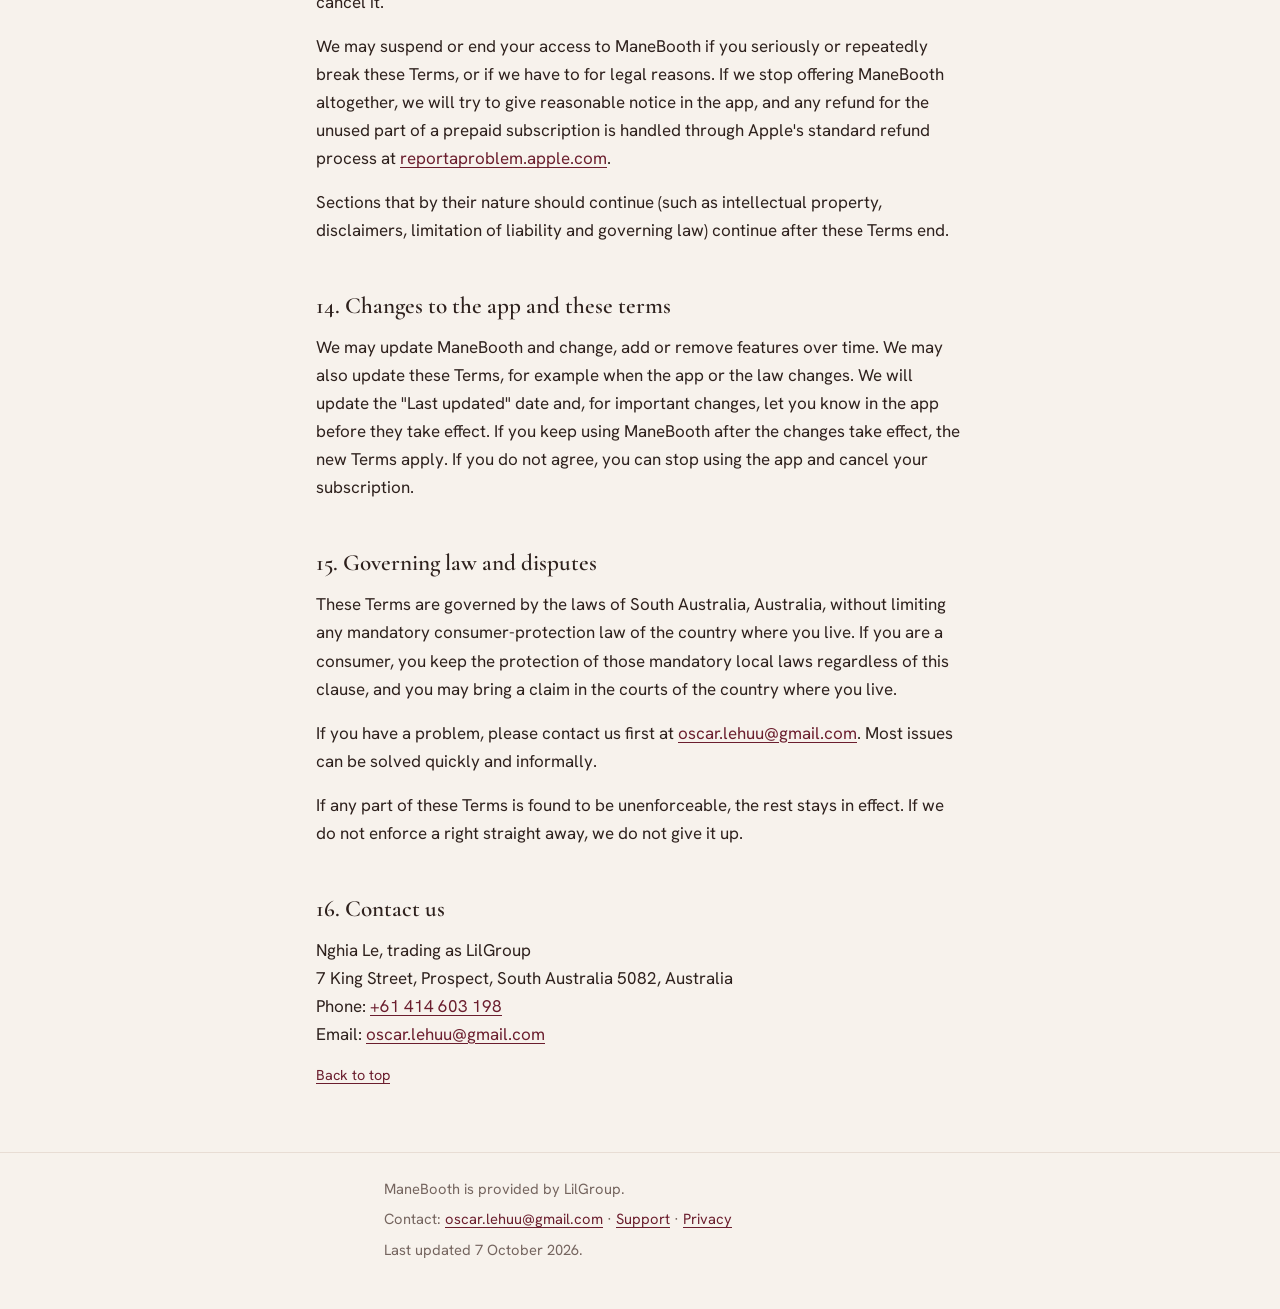
<file: terms.html>
<!DOCTYPE html>
<html lang="en">
<head>
  <meta charset="utf-8">
  <meta name="viewport" content="width=device-width, initial-scale=1">
  <title>ManeBooth – Terms of Use</title>
  <meta name="description" content="Terms of Use for the ManeBooth iOS app, including subscriptions, looks and the photos you add.">
  <link rel="preconnect" href="https://fonts.googleapis.com">
  <link rel="preconnect" href="https://fonts.gstatic.com" crossorigin>
  <link href="https://fonts.googleapis.com/css2?family=Cormorant+Garamond:ital,wght@0,600;1,600&family=Hanken+Grotesk:wght@400;700&display=swap" rel="stylesheet">
  <link rel="stylesheet" href="style.css">
</head>
<body>
  <a class="skip-link" href="#main">Skip to content</a>

  <header class="site-header">
    <div class="wrap">
      <a class="brand" href="index.html">Mane<span>Booth</span></a>
      <nav class="site-nav" aria-label="Legal pages">
        <a href="index.html">Support</a>
        <a href="privacy.html">Privacy</a>
        <a href="terms.html" aria-current="page">Terms</a>
      </nav>
    </div>
  </header>

  <main id="main">
    <div class="wrap">
      <h1 id="top">Terms of Use</h1>
      <p class="updated">Last updated <time datetime="2026-10-07">7 October 2026</time></p>

      <section class="summary" aria-labelledby="summary-title">
        <h2 id="summary-title">The short version</h2>
        <ul>
          <li><strong>Looks are previews.</strong> ManeBooth shows how a haircut might look on you. Your real result depends on your hair and your stylist.</li>
          <li><strong>Use your own face.</strong> Add a selfie of yourself, and only haircut photos you are allowed to use.</li>
          <li><strong>Clear pricing.</strong> Weekly or yearly plans renew automatically until you cancel in iPhone Settings. Paid plans include 40 looks a week; failed tries never count.</li>
          <li><strong>Your photos are yours.</strong> We use them only to make your looks. See the <a href="privacy.html">Privacy Policy</a>.</li>
        </ul>
      </section>

      <nav class="toc" aria-labelledby="toc-title">
        <h2 id="toc-title">Contents</h2>
        <ol>
          <li><a href="#about">About these terms</a></li>
          <li><a href="#who">Who can use ManeBooth</a></li>
          <li><a href="#licence">Your licence to use the app</a></li>
          <li><a href="#previews">Looks are previews, not promises</a></li>
          <li><a href="#acceptable-use">Your photos and acceptable use</a></li>
          <li><a href="#subscriptions">Subscriptions, trials and payments</a></li>
          <li><a href="#your-content">Your content</a></li>
          <li><a href="#our-ip">Our intellectual property</a></li>
          <li><a href="#apple">Apple terms</a></li>
          <li><a href="#disclaimers">Disclaimers</a></li>
          <li><a href="#liability">Limitation of liability</a></li>
          <li><a href="#consumer-rights">Your consumer rights</a></li>
          <li><a href="#ending">Ending these terms</a></li>
          <li><a href="#changes">Changes to the app and these terms</a></li>
          <li><a href="#law">Governing law and disputes</a></li>
          <li><a href="#contact">Contact us</a></li>
        </ol>
      </nav>

      <section aria-labelledby="about">
        <h2 id="about">1. About these terms</h2>
        <p>These Terms of Use ("Terms") are an agreement between you and Nghia Le, trading as LilGroup ("LilGroup", "we", "us"), the provider of the ManeBooth iPhone app. By downloading or using ManeBooth you agree to these Terms and to our <a href="privacy.html">Privacy Policy</a>. If you do not agree, please do not use the app.</p>
      </section>

      <section aria-labelledby="who">
        <h2 id="who">2. Who can use ManeBooth</h2>
        <p>ManeBooth is intended for people aged 13 and over. If you are under 18, you may use ManeBooth only with permission from a parent or guardian, who agrees to these Terms on your behalf and is responsible for any purchases.</p>
      </section>

      <section aria-labelledby="licence">
        <h2 id="licence">3. Your licence to use the app</h2>
        <p>We give you a personal, non-exclusive, non-transferable, revocable licence to use ManeBooth on Apple devices that you own or control, for your own non-commercial use, as allowed by these Terms and Apple's Usage Rules. You may not copy, modify, resell or reverse engineer the app, or try to get around its limits or security, except where the law allows it.</p>
      </section>

      <section aria-labelledby="previews">
        <h2 id="previews">4. Looks are previews, not promises</h2>
        <ul>
          <li>Looks, photobooth strips and side and back views are created automatically from your photos. They are illustrations of how a haircut might look, not photographs of a real result. They may not be exact, and some tries fail.</li>
          <li>How a haircut really turns out depends on your hair (texture, density, length, growth patterns, past treatments) and on your stylist. Stylist cut notes are suggestions to start a conversation; your stylist has the final say.</li>
          <li>Before any colour, bleach, perm or other chemical treatment, follow your stylist's advice, including allergy and strand tests.</li>
        </ul>
      </section>

      <section aria-labelledby="acceptable-use">
        <h2 id="acceptable-use">5. Your photos and acceptable use</h2>
        <p>When you use ManeBooth, you agree that:</p>
        <ul>
          <li>the selfie you add is of you, or of someone who has given you permission (and, for anyone under 18, their parent or guardian's permission);</li>
          <li>you have the right to use the haircut photos you add, and you use them only to try the hairstyle on yourself;</li>
          <li>you will not add photos that are sexual, violent, hateful or otherwise unlawful, or photos of children other than your own child with your permission as their parent or guardian;</li>
          <li>you will not use ManeBooth to impersonate, mislead, harass or embarrass anyone, or to create images of a real person without their consent;</li>
          <li>you will not overload, scrape, resell or automate the service, or try to get around look limits.</li>
        </ul>
        <p>Our image providers may refuse some photos automatically. We may limit or suspend use that breaks these rules.</p>
      </section>

      <section aria-labelledby="subscriptions">
        <h2 id="subscriptions">6. Subscriptions, trials and payments</h2>
        <p>Before you subscribe, ManeBooth lets you see one free look, marked with a watermark. Making more looks requires a subscription, sold through Apple In-App Purchase. Reference (US) prices:</p>
        <div class="table-scroll">
          <table>
            <thead>
              <tr><th scope="col">Option</th><th scope="col">Price (US)</th><th scope="col">Billing</th></tr>
            </thead>
            <tbody>
              <tr><td>Weekly</td><td>US$9.99 a week</td><td>Every week, renews automatically, with a 3-day free trial</td></tr>
              <tr><td>Yearly</td><td>US$39.99 a year</td><td>Every year, renews automatically</td></tr>
              <tr><td>Yearly, one-time offer</td><td>US$29.99 for the first year</td><td>Shown once; renews at US$39.99 a year unless you cancel</td></tr>
              <tr><td>25 more looks</td><td>US$4.99</td><td>One-time purchase, not a subscription; the looks never expire</td></tr>
            </tbody>
          </table>
        </div>
        <ul>
          <li><strong>Looks included.</strong> Paid plans include 40 looks a week (10 during the free trial), reset on a weekly cycle. A look is one haircut tried on your photo. Failed tries never count. Each look includes 2 free re-tries; after that, another try uses 1 look, and the app says so before you tap.</li>
          <li>Prices vary by region and may include local taxes. The price shown in the App Store before you confirm is the price you pay.</li>
          <li>Payment is charged to your Apple ID account when you confirm the purchase.</li>
          <li><strong>Automatic renewal.</strong> Subscriptions renew automatically at the same price and length unless you turn off auto-renew at least 24 hours before the end of the current period. Your Apple ID account is charged for renewal within 24 hours before the end of the current period.</li>
          <li><strong>Free trial.</strong> The weekly plan offers a 3-day free trial for eligible new subscribers. It turns into a paid subscription at the end of the trial unless you cancel at least 24 hours before it ends. Any unused part of a free trial ends when you buy another subscription.</li>
          <li><strong>Managing and cancelling.</strong> Open the Settings app on your iPhone, tap your name, then Subscriptions. Cancelling stops the next renewal; you keep access until the end of the period you have paid for.</li>
          <li>Refunds are handled by Apple under its policies. You can request one at <a href="https://reportaproblem.apple.com">reportaproblem.apple.com</a>. We cannot issue refunds ourselves.</li>
          <li><strong>Price changes.</strong> If we change a subscription's price, Apple will tell existing subscribers in advance and, where required, ask for their agreement.</li>
          <li>Deleting the app does not cancel a subscription.</li>
        </ul>
      </section>

      <section aria-labelledby="your-content">
        <h2 id="your-content">7. Your content</h2>
        <p>You keep all rights to the photos you add and to your looks. You give us a limited, worldwide, royalty-free licence to process your photos, through our providers, only to make the looks, strips, views and notes you ask for, as described in the <a href="privacy.html">Privacy Policy</a>. This licence ends when the processing is done; we do not use your photos for anything else, including training models.</p>
        <p>You may use your own looks for personal purposes, such as showing your stylist or sharing with friends. Shared photobooth strips may carry a small "made with ManeBooth" tag, which you can turn off in Settings.</p>
      </section>

      <section aria-labelledby="our-ip">
        <h2 id="our-ip">8. Our intellectual property</h2>
        <p>ManeBooth, including its design, text, graphics, the style catalog images (which show fictional people, not real models), logos and software, is owned by LilGroup or its licensors and is protected by intellectual property laws. These Terms do not give you any rights to our names, logos or trademarks.</p>
      </section>

      <section aria-labelledby="apple">
        <h2 id="apple">9. Apple terms</h2>
        <p>If you downloaded ManeBooth from the Apple App Store, the following also applies. These Terms of Use can serve as ManeBooth's End User License Agreement (EULA) for Apple's purposes, and they include the terms Apple requires:</p>
        <ul>
          <li>These Terms are between you and us only, not with Apple. We, not Apple, are solely responsible for ManeBooth and its content.</li>
          <li>Apple has no obligation to provide any maintenance or support for ManeBooth.</li>
          <li>If ManeBooth fails to meet any applicable warranty, you may notify Apple and Apple will refund the purchase price (if any) for the app. To the maximum extent permitted by law, Apple has no other warranty obligation for the app.</li>
          <li>We, not Apple, are responsible for handling any claims relating to ManeBooth or your use of it, including product liability claims, claims that the app fails to meet legal or regulatory requirements, and claims under consumer protection, privacy or similar laws.</li>
          <li>If a third party claims that ManeBooth or your use of it infringes their intellectual property rights, we, not Apple, are responsible for investigating, defending, settling and discharging that claim.</li>
          <li>You confirm that you are not located in a country subject to a US Government embargo or designated as a "terrorist supporting" country, and that you are not on any US Government list of prohibited or restricted parties.</li>
          <li>Apple and its subsidiaries are third-party beneficiaries of these Terms. Once you accept these Terms, Apple has the right (and is deemed to have accepted the right) to enforce them against you as a third-party beneficiary.</li>
        </ul>
        <p>Questions, complaints or claims about ManeBooth should be sent to us at <a href="mailto:oscar.lehuu@gmail.com">oscar.lehuu@gmail.com</a>.</p>
      </section>

      <section aria-labelledby="disclaimers">
        <h2 id="disclaimers">10. Disclaimers</h2>
        <p>To the extent the law allows, ManeBooth is provided "as is" and "as available". We work hard to keep it useful and reliable, but we do not promise that it will always be available or error-free, that every try will succeed, or that a real haircut will match a look.</p>
      </section>

      <section aria-labelledby="liability">
        <h2 id="liability">11. Limitation of liability</h2>
        <p>To the extent the law allows:</p>
        <ul>
          <li>we are not liable for any indirect, incidental, special or consequential loss, or for loss of data, profits or goodwill;</li>
          <li>we are not liable for the result of a haircut, colour or other treatment you choose to have, except where caused by our negligence or where the law does not allow us to exclude liability;</li>
          <li>our total liability to you for all claims relating to ManeBooth is limited to the amount you paid for ManeBooth in the 12 months before the claim, or US$50, whichever is greater.</li>
        </ul>
        <p>Nothing in these Terms limits liability for death or personal injury caused by our negligence, for fraud, or for anything else that cannot be limited by law.</p>
      </section>

      <section aria-labelledby="consumer-rights">
        <h2 id="consumer-rights">12. Your consumer rights</h2>
        <p>These Terms do not affect rights you have as a consumer that cannot be excluded or limited by law.</p>
        <ul>
          <li><strong>EU, EEA and UK:</strong> you have legal rights for digital content and services that do not conform to what was agreed, including under the EU Digital Content Directive and the UK Consumer Rights Act 2015. Nothing in these Terms limits those rights. Because purchases are made through Apple, any right of withdrawal or refund is exercised through Apple's own process (see <a href="#subscriptions">Subscriptions, trials and payments</a>).</li>
          <li><strong>Australia:</strong> our services come with guarantees that cannot be excluded under the Australian Consumer Law (ACL). Where the law allows us to limit our liability for a failure to meet a guarantee, our liability is limited to supplying the services again or paying the cost of having them supplied again.</li>
          <li><strong>United States:</strong> some states do not allow certain warranty exclusions or liability limits, so some of the limits above may not apply to you.</li>
        </ul>
      </section>

      <section aria-labelledby="ending">
        <h2 id="ending">13. Ending these terms</h2>
        <p>You can stop using ManeBooth at any time by deleting the app. Remember to cancel any active subscription in your Apple ID settings, because deleting the app does not cancel it.</p>
        <p>We may suspend or end your access to ManeBooth if you seriously or repeatedly break these Terms, or if we have to for legal reasons. If we stop offering ManeBooth altogether, we will try to give reasonable notice in the app, and any refund for the unused part of a prepaid subscription is handled through Apple's standard refund process at <a href="https://reportaproblem.apple.com">reportaproblem.apple.com</a>.</p>
        <p>Sections that by their nature should continue (such as intellectual property, disclaimers, limitation of liability and governing law) continue after these Terms end.</p>
      </section>

      <section aria-labelledby="changes">
        <h2 id="changes">14. Changes to the app and these terms</h2>
        <p>We may update ManeBooth and change, add or remove features over time. We may also update these Terms, for example when the app or the law changes. We will update the "Last updated" date and, for important changes, let you know in the app before they take effect. If you keep using ManeBooth after the changes take effect, the new Terms apply. If you do not agree, you can stop using the app and cancel your subscription.</p>
      </section>

      <section aria-labelledby="law">
        <h2 id="law">15. Governing law and disputes</h2>
        <p>These Terms are governed by the laws of South Australia, Australia, without limiting any mandatory consumer-protection law of the country where you live. If you are a consumer, you keep the protection of those mandatory local laws regardless of this clause, and you may bring a claim in the courts of the country where you live.</p>
        <p>If you have a problem, please contact us first at <a href="mailto:oscar.lehuu@gmail.com">oscar.lehuu@gmail.com</a>. Most issues can be solved quickly and informally.</p>
        <p>If any part of these Terms is found to be unenforceable, the rest stays in effect. If we do not enforce a right straight away, we do not give it up.</p>
      </section>

      <section aria-labelledby="contact">
        <h2 id="contact">16. Contact us</h2>
        <p>Nghia Le, trading as LilGroup<br>
        7 King Street, Prospect, South Australia 5082, Australia<br>
        Phone: <a href="tel:+61414603198">+61 414 603 198</a><br>
        Email: <a href="mailto:oscar.lehuu@gmail.com">oscar.lehuu@gmail.com</a></p>
        <p class="back-to-top"><a href="#top">Back to top</a></p>
      </section>
    </div>
  </main>

  <footer class="site-footer">
    <div class="wrap">
      <p>ManeBooth is provided by LilGroup.</p>
      <p>Contact: <a href="mailto:oscar.lehuu@gmail.com">oscar.lehuu@gmail.com</a> · <a href="index.html">Support</a> · <a href="privacy.html">Privacy</a></p>
      <p>Last updated <time datetime="2026-10-07">7 October 2026</time>.</p>
    </div>
  </footer>
</body>
</html>
</file>
<file: style.css>
/* ManeBooth legal pages: shared styles. Salon Mirror palette, plain and readable. */

:root {
  --bg: #F7F2EC;
  --surface: #FFFFFF;
  --text: #2E211D;
  --muted: #75655F;
  --border: #E8DDD4;
  --accent: #6B1E2E;
  --accent-soft: #F3E3DF;
  --link: #6B1E2E;
  --link-hover: #4E1421;
  --font-heading: "Cormorant Garamond", Georgia, "Times New Roman", serif;
  --font-body: "Hanken Grotesk", -apple-system, BlinkMacSystemFont, "Segoe UI", Roboto, Helvetica, Arial, sans-serif;
  color-scheme: light dark;
}

@media (prefers-color-scheme: dark) {
  :root {
    --bg: #22171A;
    --surface: #33262A;
    --text: #F7F2EC;
    --muted: #BCAAA3;
    --border: #4A3A3E;
    --accent: #E8C9C1;
    --accent-soft: #3A2A2E;
    /* Blush links keep readable contrast on the dark burgundy background. */
    --link: #E8C9C1;
    --link-hover: #F7E4DF;
  }
}

*,
*::before,
*::after {
  box-sizing: border-box;
}

html {
  -webkit-text-size-adjust: 100%;
  scroll-behavior: smooth;
}

@media (prefers-reduced-motion: reduce) {
  html { scroll-behavior: auto; }
}

body {
  margin: 0;
  background: var(--bg);
  color: var(--text);
  font-family: var(--font-body);
  font-size: 1.0625rem;
  line-height: 1.65;
  overflow-wrap: break-word;
}

.skip-link {
  position: absolute;
  left: -999px;
  top: 0;
  padding: 0.5rem 1rem;
  background: var(--accent);
  color: var(--bg);
  z-index: 10;
}

.skip-link:focus {
  left: 16px;
}

.wrap {
  max-width: 68ch;
  margin: 0 auto;
  padding: 0 16px;
}

/* Header and navigation */
.site-header {
  border-bottom: 1px solid var(--border);
  padding: 1rem 0;
}

.site-header .wrap {
  display: flex;
  flex-wrap: wrap;
  align-items: center;
  justify-content: space-between;
  gap: 0.5rem 1.25rem;
}

.brand {
  font-family: var(--font-heading);
  font-weight: 600;
  font-size: 1.55rem;
  color: var(--text);
  text-decoration: none;
}

.brand span {
  color: var(--accent);
  font-style: italic;
}

.site-nav {
  display: flex;
  flex-wrap: wrap;
  gap: 0.25rem 1rem;
  font-size: 0.95rem;
}

.site-nav a[aria-current="page"] {
  color: var(--text);
  font-weight: 700;
  text-decoration: none;
}

main {
  padding: 2rem 0 3rem;
}

/* Typography */
h1,
h2,
h3 {
  font-family: var(--font-heading);
  font-weight: 600;
  line-height: 1.25;
  color: var(--text);
}

h1 {
  font-size: clamp(1.9rem, 5vw, 2.5rem);
  margin: 0 0 0.25rem;
}

h2 {
  font-size: 1.45rem;
  margin: 2.5rem 0 0.75rem;
  padding-top: 0.5rem;
  scroll-margin-top: 1rem;
}

h3 {
  font-size: 1.15rem;
  margin: 1.5rem 0 0.5rem;
  scroll-margin-top: 1rem;
}

p,
ul,
ol {
  margin: 0 0 1rem;
}

ul,
ol {
  padding-left: 1.25rem;
}

li {
  margin-bottom: 0.35rem;
}

a {
  color: var(--link);
  text-underline-offset: 0.18em;
}

a:hover {
  color: var(--link-hover);
}

a:focus-visible {
  outline: 2px solid var(--accent);
  outline-offset: 2px;
  border-radius: 2px;
}

strong {
  font-weight: 700;
}

.updated {
  color: var(--muted);
  font-size: 0.95rem;
  margin-bottom: 1.5rem;
}

.lead {
  font-size: 1.15rem;
}

/* Plain-language summary box */
.summary {
  background: var(--accent-soft);
  border-left: 4px solid var(--accent);
  border-radius: 10px;
  padding: 1.1rem 1.25rem 0.35rem;
  margin: 1.5rem 0 2rem;
}

.summary h2 {
  margin: 0 0 0.5rem;
  padding: 0;
  font-size: 1.2rem;
}

/* Table of contents */
.toc {
  background: var(--surface);
  border: 1px solid var(--border);
  border-radius: 10px;
  padding: 1rem 1.25rem 0.5rem;
  margin-bottom: 2rem;
}

.toc h2 {
  margin: 0 0 0.5rem;
  padding: 0;
  font-size: 1.05rem;
  font-family: var(--font-body);
  font-weight: 700;
}

.toc ol {
  margin: 0 0 0.5rem;
  padding-left: 1.4rem;
}

.toc li {
  margin-bottom: 0.2rem;
}

/* Tables (e.g. subscription prices) */
.table-scroll {
  overflow-x: auto;
  margin: 0 0 1rem;
}

table {
  border-collapse: collapse;
  width: 100%;
  font-size: 0.97rem;
}

th,
td {
  text-align: left;
  padding: 0.5rem 0.6rem;
  border-bottom: 1px solid var(--border);
  vertical-align: top;
}

th {
  font-weight: 700;
}

/* Lawyer review markers */
.verify {
  font-size: 0.8em;
  font-weight: 700;
  color: var(--link);
}

/* Landing page cards */
.cards {
  display: grid;
  gap: 1rem;
  grid-template-columns: repeat(auto-fit, minmax(220px, 1fr));
  margin: 1.5rem 0 2rem;
}

.card {
  display: block;
  background: var(--surface);
  border: 1px solid var(--border);
  border-radius: 12px;
  padding: 1.1rem 1.25rem;
  color: var(--text);
  text-decoration: none;
}

.card:hover {
  border-color: var(--accent);
  color: var(--text);
}

.card strong {
  display: block;
  font-family: var(--font-heading);
  font-size: 1.2rem;
  font-weight: 600;
  margin-bottom: 0.25rem;
}

.card span {
  color: var(--muted);
  font-size: 0.95rem;
}

.back-to-top {
  font-size: 0.9rem;
}

/* Footer */
.site-footer {
  border-top: 1px solid var(--border);
  padding: 1.5rem 0 2.5rem;
  color: var(--muted);
  font-size: 0.92rem;
}

.site-footer p {
  margin: 0 0 0.4rem;
}
</file>
